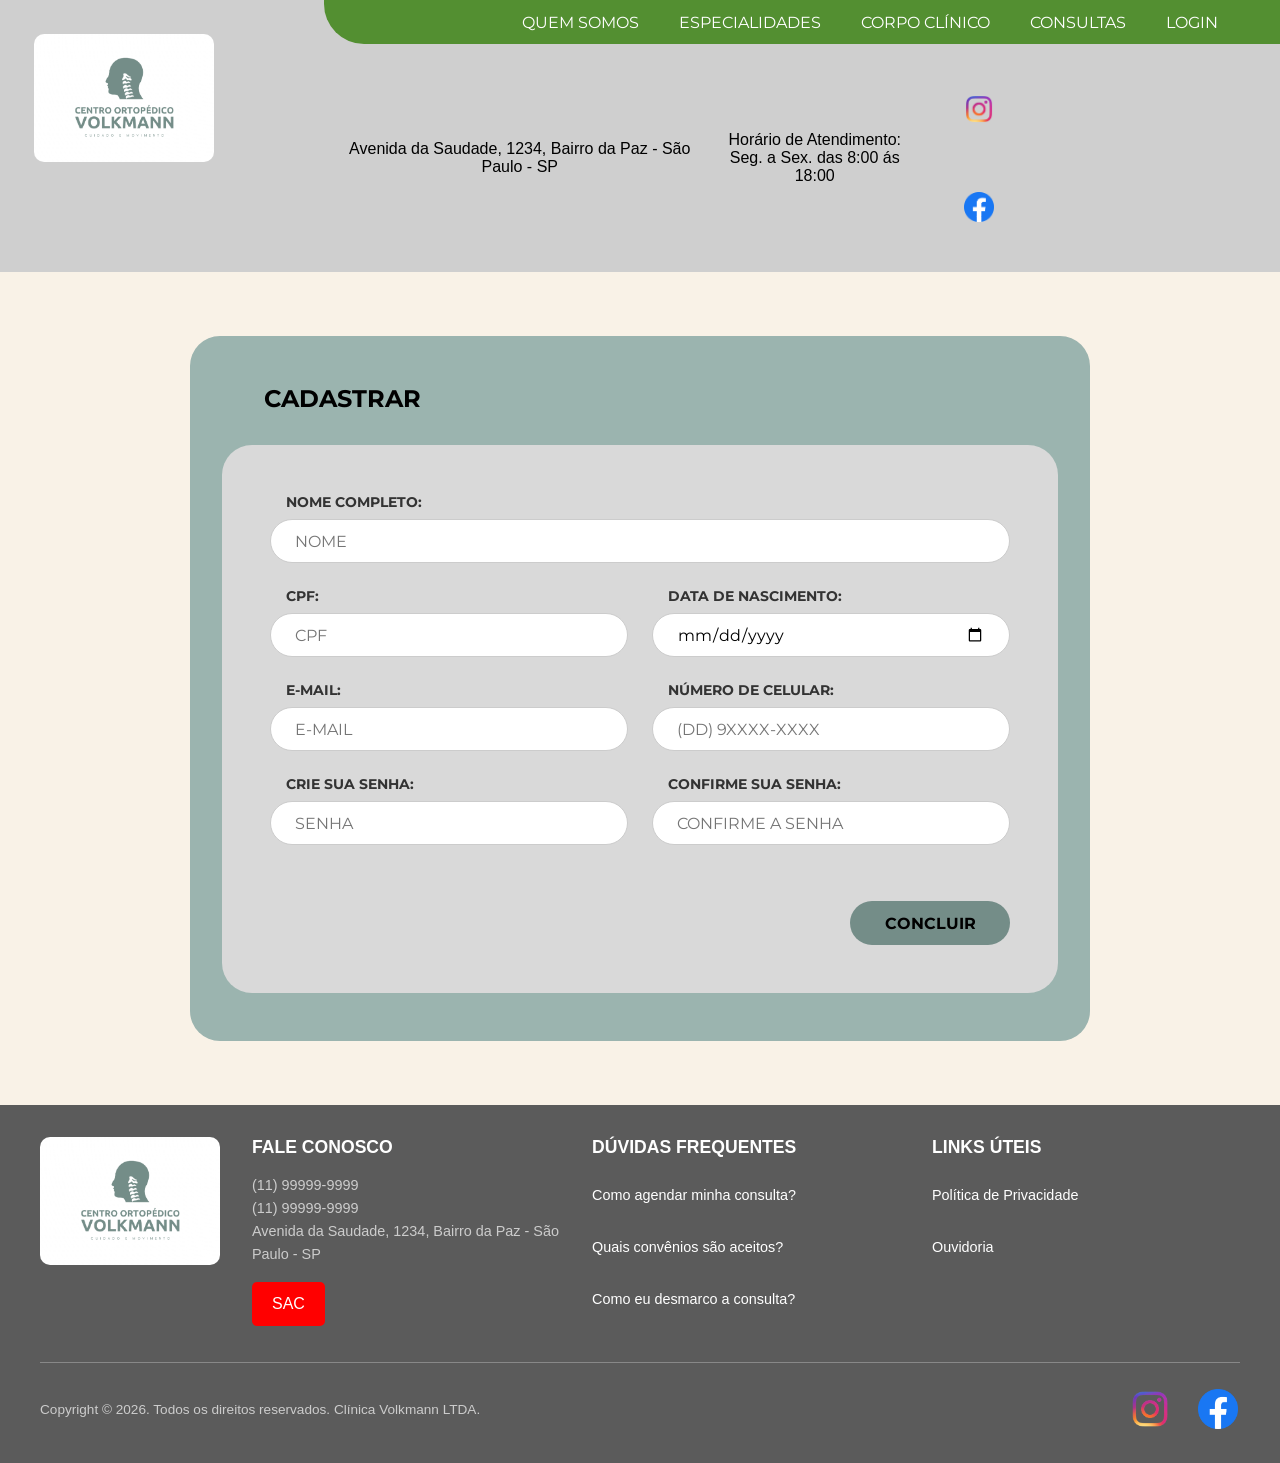
<file: cadastro.html>
<!DOCTYPE html>
<html lang="pt-BR">
<head>
    <meta charset="UTF-8">
    <meta name="viewport" content="width=device-width, initial-scale=1.0">
    <script src="assets/js/footer.js" defer></script>
    <script src="assets/js/header.js" defer></script>
    <link rel="stylesheet" href="assets/css/style.css">
    <link rel="stylesheet" href="assets/css/cadastro.css">
    <link rel="preconnect" href="https://fonts.googleapis.com">
    <link rel="preconnect" href="https://fonts.gstatic.com" crossorigin>
    <link href="https://fonts.googleapis.com/css2?family=Montserrat:wght@300;500;700&display=swap" rel="stylesheet">
    <title>Cadastro - Clinica Volkmann</title>
</head>
<body>
    <header>
    <div id="header"></div>
</header>

    <main class="container-pai">
        <h1 class="texto-agende-conosco">CADASTRAR</h1>

        <div class="container-filho">
            <div class="form-wrapper">
                <form class="inputs-container" action="login.html">
                    <div class="input-row">
                        <div class="caixa-input">
                            <label for="nome">NOME COMPLETO:</label>
                            <input type="text" id="nome" name="nome" placeholder="NOME" required>
                        </div>
                    </div>
                    
                    <div class="input-row">
                        <div class="caixa-input">
                            <label for="cpf">CPF:</label>
                            <input type="text" id="cpf" name="cpf" placeholder="CPF" required>
                        </div>
                        <div class="caixa-input">
                            <label for="datanascimento">DATA DE NASCIMENTO:</label>
                            <input type="date" id="datanascimento" name="datanascimento" required>
                        </div>
                    </div>

                    <div class="input-row">
                        <div class="caixa-input">
                            <label for="email">E-MAIL:</label>
                            <input type="email" id="email" name="email" placeholder="E-MAIL" required>
                        </div>
                        <div class="caixa-input">
                            <label for="celular">NÚMERO DE CELULAR:</label>
                            <input type="tel" id="celular" name="celular" placeholder="(DD) 9XXXX-XXXX" required>
                        </div>
                    </div>

                    <div class="input-row">
                        <div class="caixa-input">
                            <label for="senha">CRIE SUA SENHA:</label>
                            <input type="password" id="senha" name="senha" placeholder="SENHA" required>
                        </div>
                        <div class="caixa-input">
                            <label for="confirmesenha">CONFIRME SUA SENHA:</label>
                            <input type="password" id="confirmesenha" name="confirmesenha" placeholder="CONFIRME A SENHA" required>
                        </div>
                    </div>

                    <div class="container-botoes">
                        <button type="submit" class="botao-acao">CONCLUIR</button>
                    </div>
                </form>
            </div>
        </div>
    </main>

    <footer>
    <div id="footer"></div>
</footer>
</body>
</html>
</file>
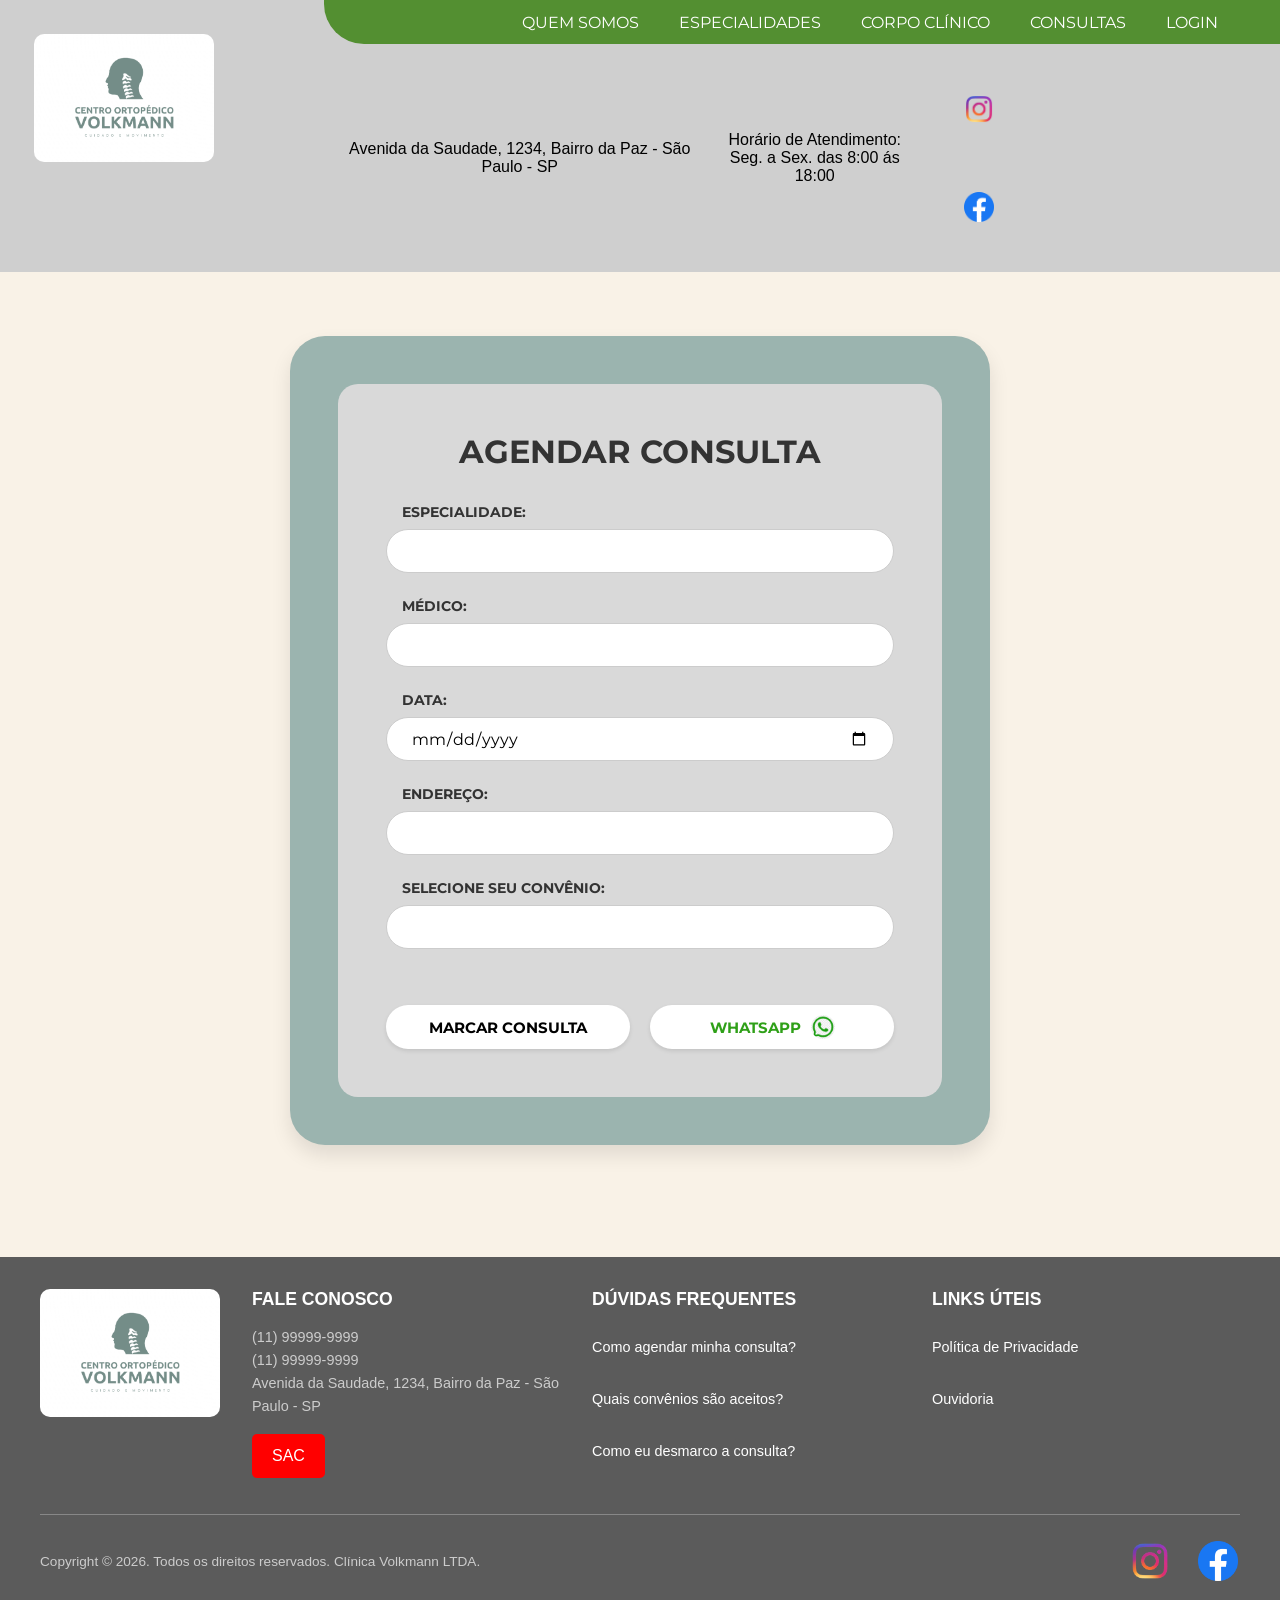
<file: consultas.html>
<!DOCTYPE html>
<html lang="pt-BR">
<head>
    <meta charset="UTF-8">
    <meta name="viewport" content="width=device-width, initial-scale=1.0">
    <script src="assets/js/footer.js" defer></script>
    <script src="assets/js/header.js" defer></script>
    <link rel="stylesheet" href="assets/css/style.css">
    <link rel="stylesheet" href="assets/css/consultas.css">
    <link rel="preconnect" href="https://fonts.googleapis.com">
    <link rel="preconnect" href="https://fonts.gstatic.com" crossorigin>
    <link href="https://fonts.googleapis.com/css2?family=Montserrat:wght@300;500;700&display=swap" rel="stylesheet">
    <title>Consultas - Clinica Volkmann</title>
</head>
<body>
    <header>
    <div id="header"></div>
</header>

    <main class="main-consultas">
        <section class="container-pai">
            <div class="container-form">
                <h2>AGENDAR CONSULTA</h2>
                <form action="index.html">
                    <div class="caixa-input">
                        <label for="especialidade">ESPECIALIDADE:</label>
                        <input type="text" id="especialidade" name="especialidade" required>
                    </div>

                    <div class="caixa-input">
                        <label for="medico">MÉDICO:</label>
                        <input type="text" id="medico" name="medico" required>
                    </div>

                    <div class="caixa-input">
                        <label for="data">DATA:</label>
                        <input type="date" id="data" name="data" required>
                    </div>

                    <div class="caixa-input">
                        <label for="endereco">ENDEREÇO:</label>
                        <input type="text" id="endereco" name="endereco" required>
                    </div>

                    <div class="caixa-input">
                        <label for="convenio">SELECIONE SEU CONVÊNIO:</label>
                        <input type="text" id="convenio" name="convenio">
                    </div>

                    <div class="botoes">
                        <button type="submit" class="botao-primario">MARCAR CONSULTA</button>
                        <button type="button" class="botao-secundario">
                            WHATSAPP <img src="assets/img/logo-whatsapp.jpg" alt="Logo WhatsApp" class="icone-whatsapp" loading="lazy">
                        </button>
                    </div>
                </form>
            </div>
        </section>
    </main>

    <footer>
    <div id="footer"></div>
</footer>
</body>
</html>
</file>
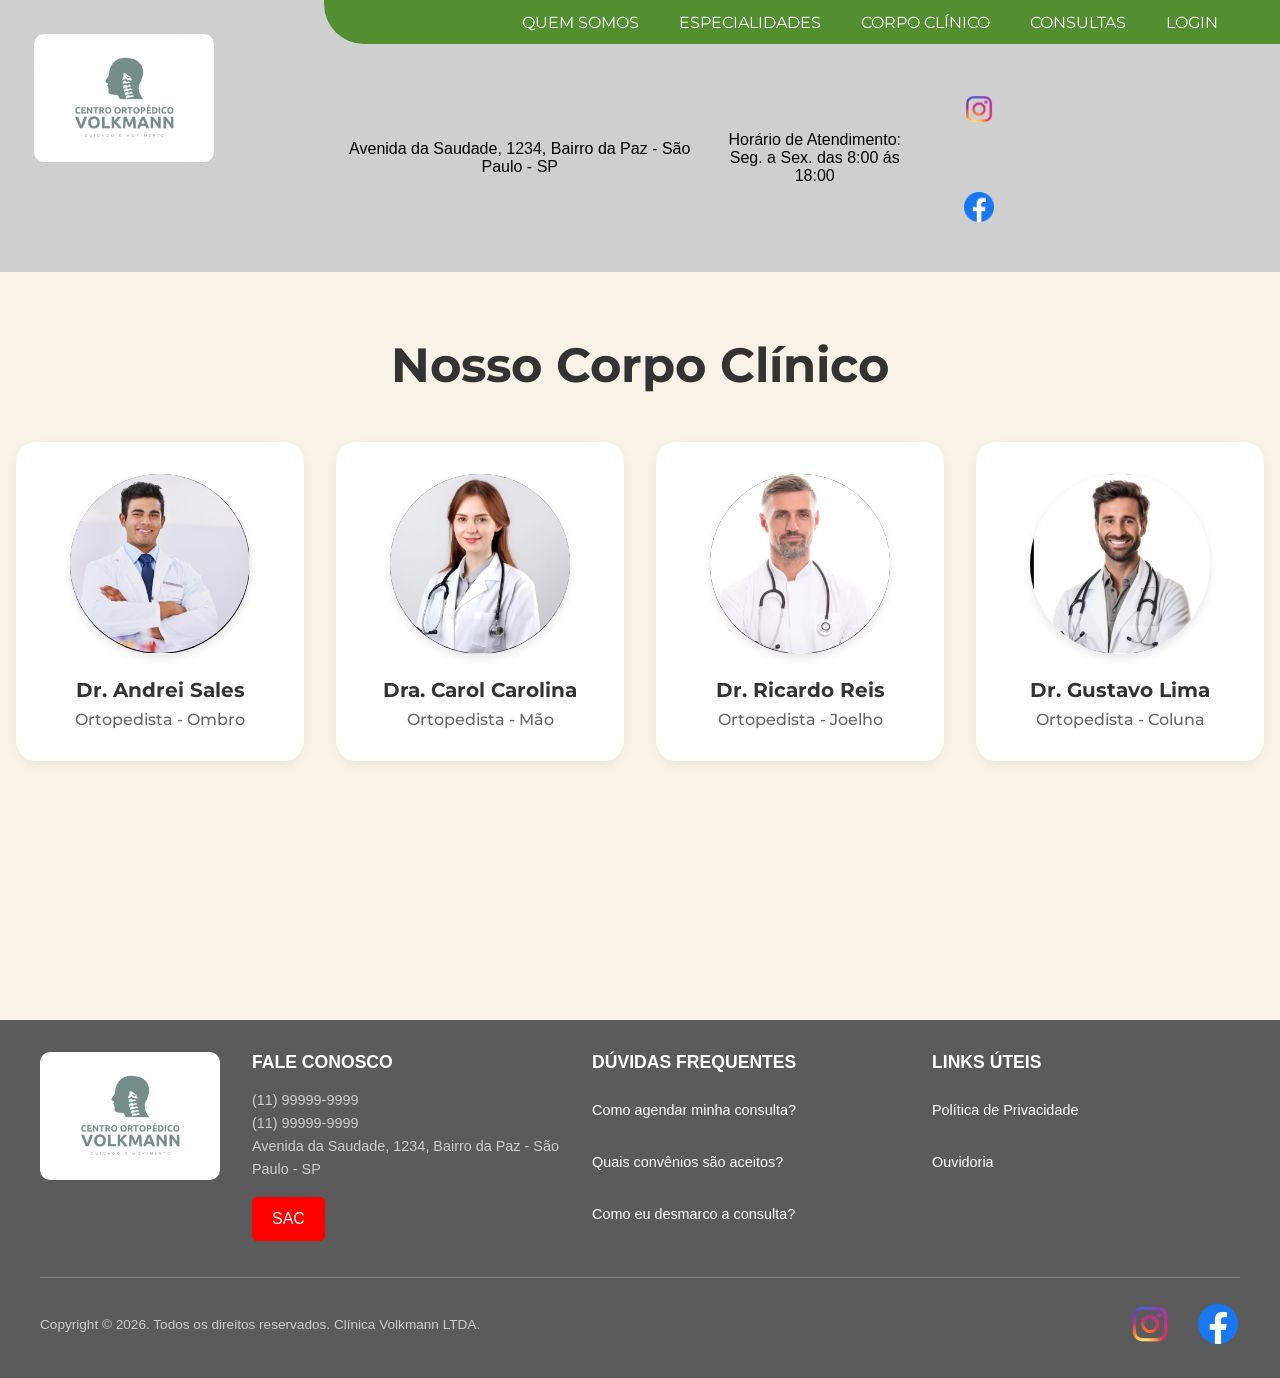
<file: corpomedico.html>
<!DOCTYPE html>
<html lang="pt-BR">
<head>
    <meta charset="UTF-8">
    <meta name="viewport" content="width=device-width, initial-scale=1.0">
    <script src="assets/js/footer.js" defer></script>
    <script src="assets/js/header.js" defer></script>
    <link rel="stylesheet" href="assets/css/style.css">
    <link rel="stylesheet" href="assets/css/corpomedico.css">
    <link rel="preconnect" href="https://fonts.googleapis.com">
    <link rel="preconnect" href="https://fonts.gstatic.com" crossorigin>
    <link href="https://fonts.googleapis.com/css2?family=Montserrat:wght@300;500;700&display=swap" rel="stylesheet">
    <title>Corpo Médico - Clinica Volkmann</title>
</head>
<body>
    <header>
    <div id="header"></div>
</header>

    <main class="main-medicos">
        <h1 class="titulo-pagina">Nosso Corpo Clínico</h1>
        
        <section class="corpo-medico">
            <div class="medico">
                <img src="assets/img/Dr-Andrei_Sales.png" alt="Retrato do Dr. Andrei Sales, Ortopedista de Ombro" loading="lazy">
                <div class="info-medico">
                    <h3>Dr. Andrei Sales</h3>
                    <p class="especialidade">Ortopedista - Ombro</p>
                </div>
                <div class="descricao">
                    <h3>Dr. Andrei Sales</h3>
                    <h2>Especialista em Ombro</h2>
                    <p>Ortopedista e Traumatologista pela SBOT.</p>
                    <p>Especialização em Cirurgia do Ombro e Cotovelo.</p>
                    <a href="consultas.html" class="btn-agendar">Agendar Consulta</a>
                </div>
            </div>

            <div class="medico">
                <img src="assets/img/Dra-Carol_Carolina.png" alt="Retrato da Dra. Carol Carolina, Ortopedista de Mão" loading="lazy">
                <div class="info-medico">
                    <h3>Dra. Carol Carolina</h3>
                    <p class="especialidade">Ortopedista - Mão</p>
                </div>
                <div class="descricao">
                    <h3>Dra. Carol Carolina</h3>
                    <h2>Especialista em Mão</h2>
                    <p>Ortopedista e Traumatologista pela SBOT.</p>
                    <p>Microcirurgia Reconstrutiva e Cirurgia da Mão.</p>
                    <a href="consultas.html" class="btn-agendar">Agendar Consulta</a>
                </div>
            </div>

            <div class="medico">
                <img src="assets/img/Dr-Ricardo_Reis.png" alt="Retrato do Dr. Ricardo Reis, Ortopedista de Joelho" loading="lazy">
                <div class="info-medico">
                    <h3>Dr. Ricardo Reis</h3>
                    <p class="especialidade">Ortopedista - Joelho</p>
                </div>
                <div class="descricao">
                    <h3>Dr. Ricardo Reis</h3>
                    <h2>Especialista em Joelho</h2>
                    <p>Ortopedista e Traumatologista pela SBOT.</p>
                    <p>Medicina Esportiva e Artroscopia de Joelho.</p>
                    <a href="consultas.html" class="btn-agendar">Agendar Consulta</a>
                </div>
            </div>

            <div class="medico">
                <img src="assets/img/Dr-Gustavo_Lima.png" alt="Retrato do Dr. Gustavo Lima, Ortopedista de Coluna" loading="lazy">
                <div class="info-medico">
                    <h3>Dr. Gustavo Lima</h3>
                    <p class="especialidade">Ortopedista - Coluna</p>
                </div>
                <div class="descricao">
                    <h3>Dr. Gustavo Lima</h3>
                    <h2>Especialista em Coluna</h2>
                    <p>Ortopedista e Traumatologista pela SBOT.</p>
                    <p>Cirurgia Minimamente Invasiva da Coluna Vertebral.</p>
                    <a href="consultas.html" class="btn-agendar">Agendar Consulta</a>
                </div>
            </div>
        </section>
    </main>

    <footer>
    <div id="footer"></div>
</footer>
</body>
</html>
</file>
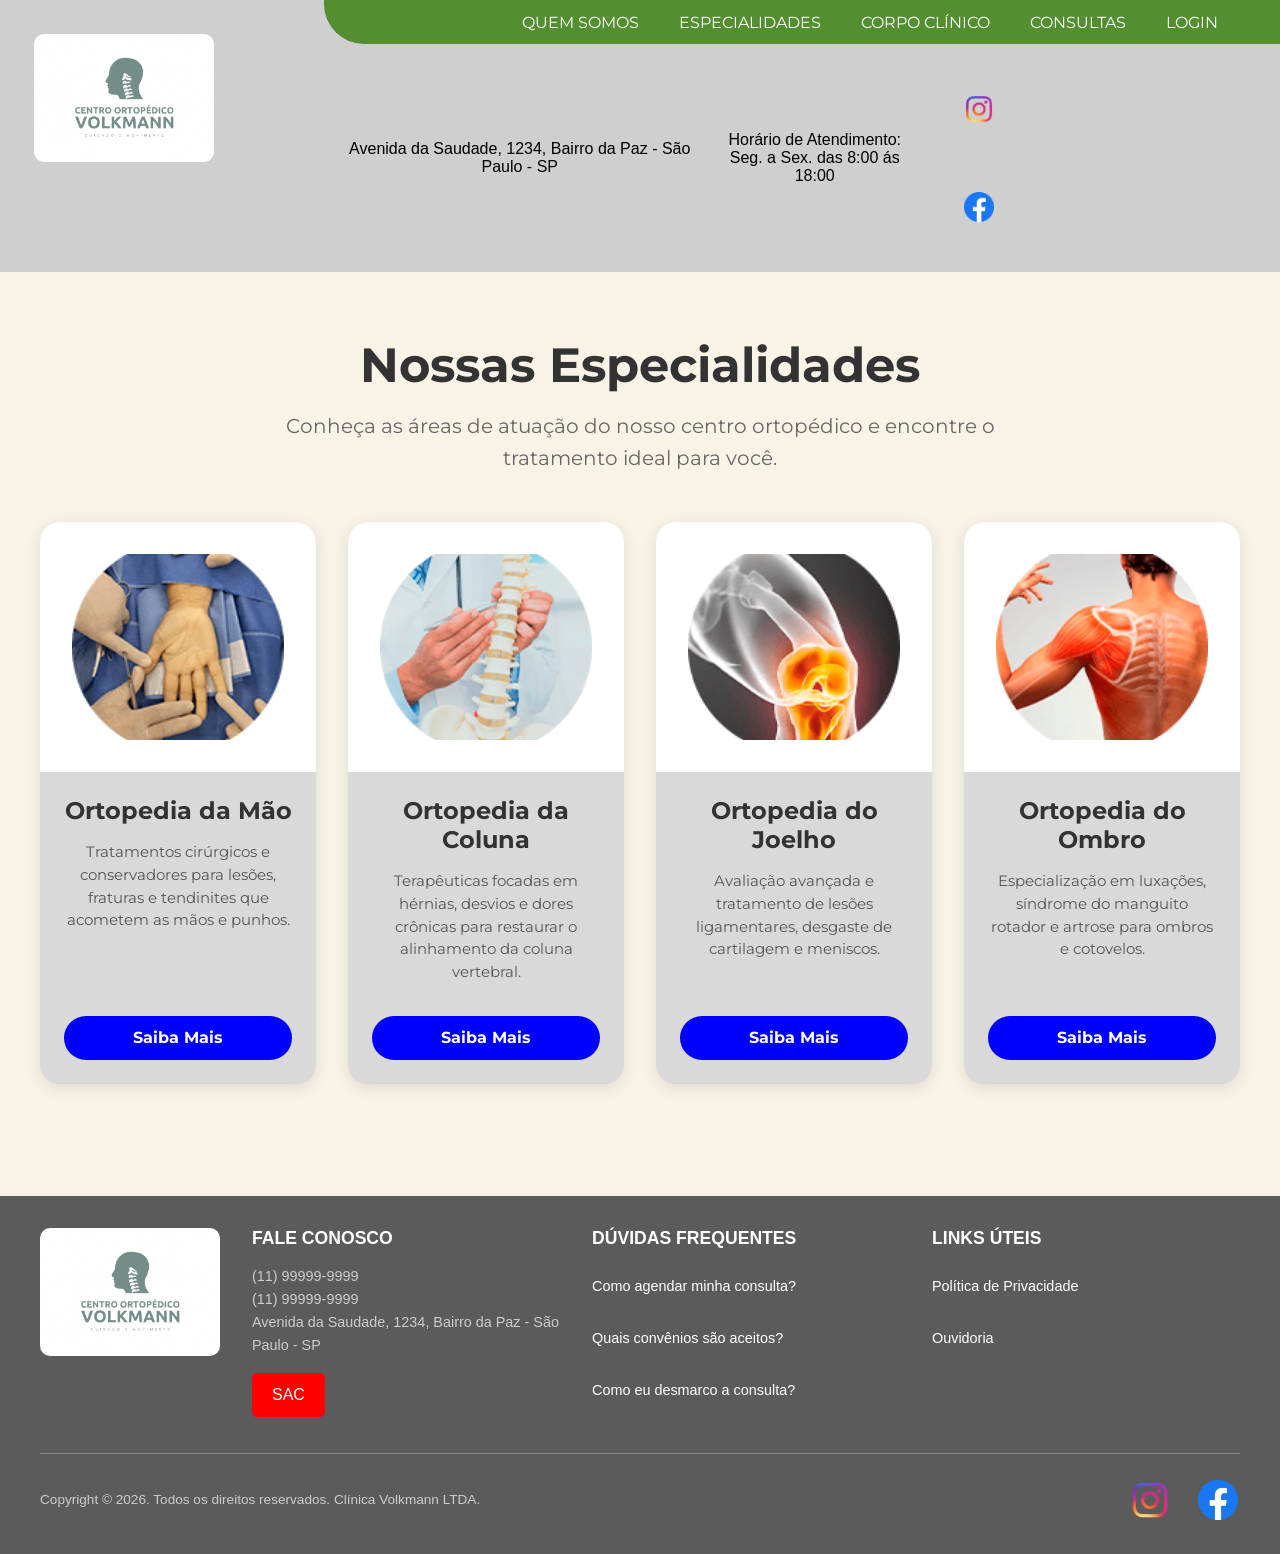
<file: especialidades.html>
<!DOCTYPE html>
<html lang="pt-BR">
<head>
    <meta charset="UTF-8">
    <meta name="viewport" content="width=device-width, initial-scale=1.0">
    <script src="assets/js/header.js" defer></script>
    <script src="assets/js/footer.js" defer></script>
    <link rel="stylesheet" href="assets/css/style.css">
    <link rel="stylesheet" href="assets/css/especialidades.css">
    <link rel="preconnect" href="https://fonts.googleapis.com">
    <link rel="preconnect" href="https://fonts.gstatic.com" crossorigin>
    <link href="https://fonts.googleapis.com/css2?family=Montserrat:wght@300;500;700&display=swap" rel="stylesheet">
    <title>Especialidades - Clinica Volkmann</title>
</head>
<body>
    <header>
    <div id="header"></div>
</header>

    <main class="main-especialidades">
        <h1 class="titulo-pagina">Nossas Especialidades</h1>
        <p class="subtitulo-pagina">Conheça as áreas de atuação do nosso centro ortopédico e encontre o tratamento ideal para você.</p>
        
        <section class="grid-especialidades">
            <article class="card-especialidade">
                <img src="assets/img/mao.png" alt="Ortopedia da mão" loading="lazy">
                <div class="card-content">
                    <h2>Ortopedia da Mão</h2>
                    <p>Tratamentos cirúrgicos e conservadores para lesões, fraturas e tendinites que acometem as mãos e punhos.</p>
                    <a href="saiba-mais.html" class="btn-saiba-mais">Saiba Mais</a>
                </div>
            </article>

            <article class="card-especialidade">
                <img src="assets/img/coluna.png" alt="Ortopedia da coluna" loading="lazy">
                <div class="card-content">
                    <h2>Ortopedia da Coluna</h2>
                    <p>Terapêuticas focadas em hérnias, desvios e dores crônicas para restaurar o alinhamento da coluna vertebral.</p>
                    <a href="saiba-mais.html" class="btn-saiba-mais">Saiba Mais</a>
                </div>
            </article>

            <article class="card-especialidade">
                <img src="assets/img/joelho.png" alt="Ortopedia do joelho" loading="lazy">
                <div class="card-content">
                    <h2>Ortopedia do Joelho</h2>
                    <p>Avaliação avançada e tratamento de lesões ligamentares, desgaste de cartilagem e meniscos.</p>
                    <a href="saiba-mais.html" class="btn-saiba-mais">Saiba Mais</a>
                </div>
            </article>

            <article class="card-especialidade">
                <img src="assets/img/ombro.png" alt="Ortopedia do ombro" loading="lazy">
                <div class="card-content">
                    <h2>Ortopedia do Ombro</h2>
                    <p>Especialização em luxações, síndrome do manguito rotador e artrose para ombros e cotovelos.</p>
                    <a href="saiba-mais.html" class="btn-saiba-mais">Saiba Mais</a>
                </div>
            </article>
        </section>
    </main>

    <footer>
    <div id="footer"></div>
</footer>
</body>
</html>
</file>
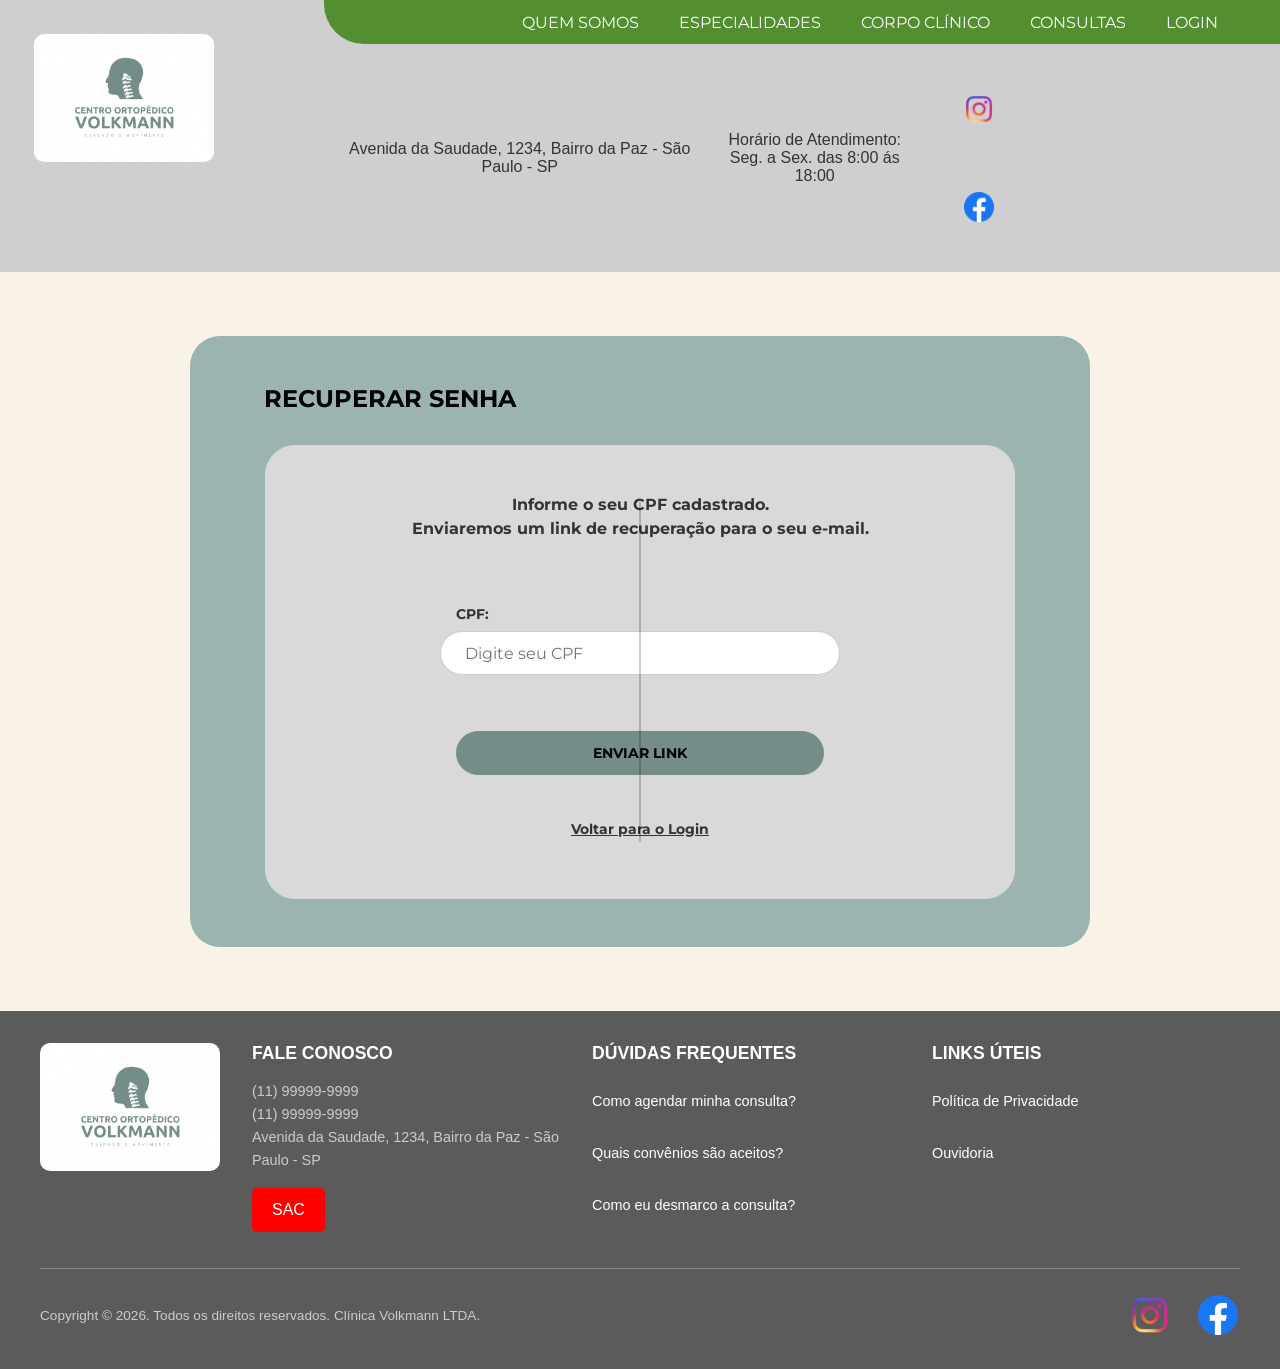
<file: esqueceuasenha.html>
<!DOCTYPE html>
<html lang="pt-BR">
<head>
    <meta charset="UTF-8">
    <meta name="viewport" content="width=device-width, initial-scale=1.0">
    <script src="assets/js/footer.js" defer></script>
    <script src="assets/js/header.js" defer></script>
    <link rel="stylesheet" href="assets/css/geral.css">
    <link rel="stylesheet" href="assets/css/style.css">
    <link rel="stylesheet" href="assets/css/login.css">
    <link rel="preconnect" href="https://fonts.googleapis.com">
    <link rel="preconnect" href="https://fonts.gstatic.com" crossorigin>
    <link href="https://fonts.googleapis.com/css2?family=Montserrat:wght@300;500;700&display=swap" rel="stylesheet">
    <title>Recuperar Senha - Clinica Volkmann</title>
</head>
<body>
    <header>
    <div id="header"></div>
</header>

    <main class="container-pai">
        <h1 class="texto-agende-conosco">RECUPERAR SENHA</h1>

        <div class="container-filho">
            <div class="form-wrapper" style="flex-direction: column; align-items: center; text-align: center;">
                <p style="font-family: 'Montserrat', sans-serif; margin-bottom: 2rem; color: #333; line-height: 1.5;">
                    Informe o seu CPF cadastrado. <br> Enviaremos um link de recuperação para o seu e-mail.
                </p>
                
                <form class="inputs-container" action="login.html" style="width: 100%; max-width: 400px; padding: 0;">
                    <div class="caixa-input">
                        <label for="cpf" style="text-align: left;">CPF:</label>
                        <input type="text" id="cpf" name="cpf" placeholder="Digite seu CPF" required>
                    </div>

                    <div class="container-botoes" style="flex-direction: column; gap: 1rem; justify-content: center; margin-top: 2rem;">
                        <button type="submit" class="botao-acao" style="width: 100%;">ENVIAR LINK</button>
                        <a href="login.html" class="texto-esqueceu-senha" style="margin-top: 1rem; width: 100%;">Voltar para o Login</a>
                    </div>
                </form>
            </div>
        </div>
    </main>

   <footer>
    <div id="footer"></div>
</footer>
</body>
</html>
</file>
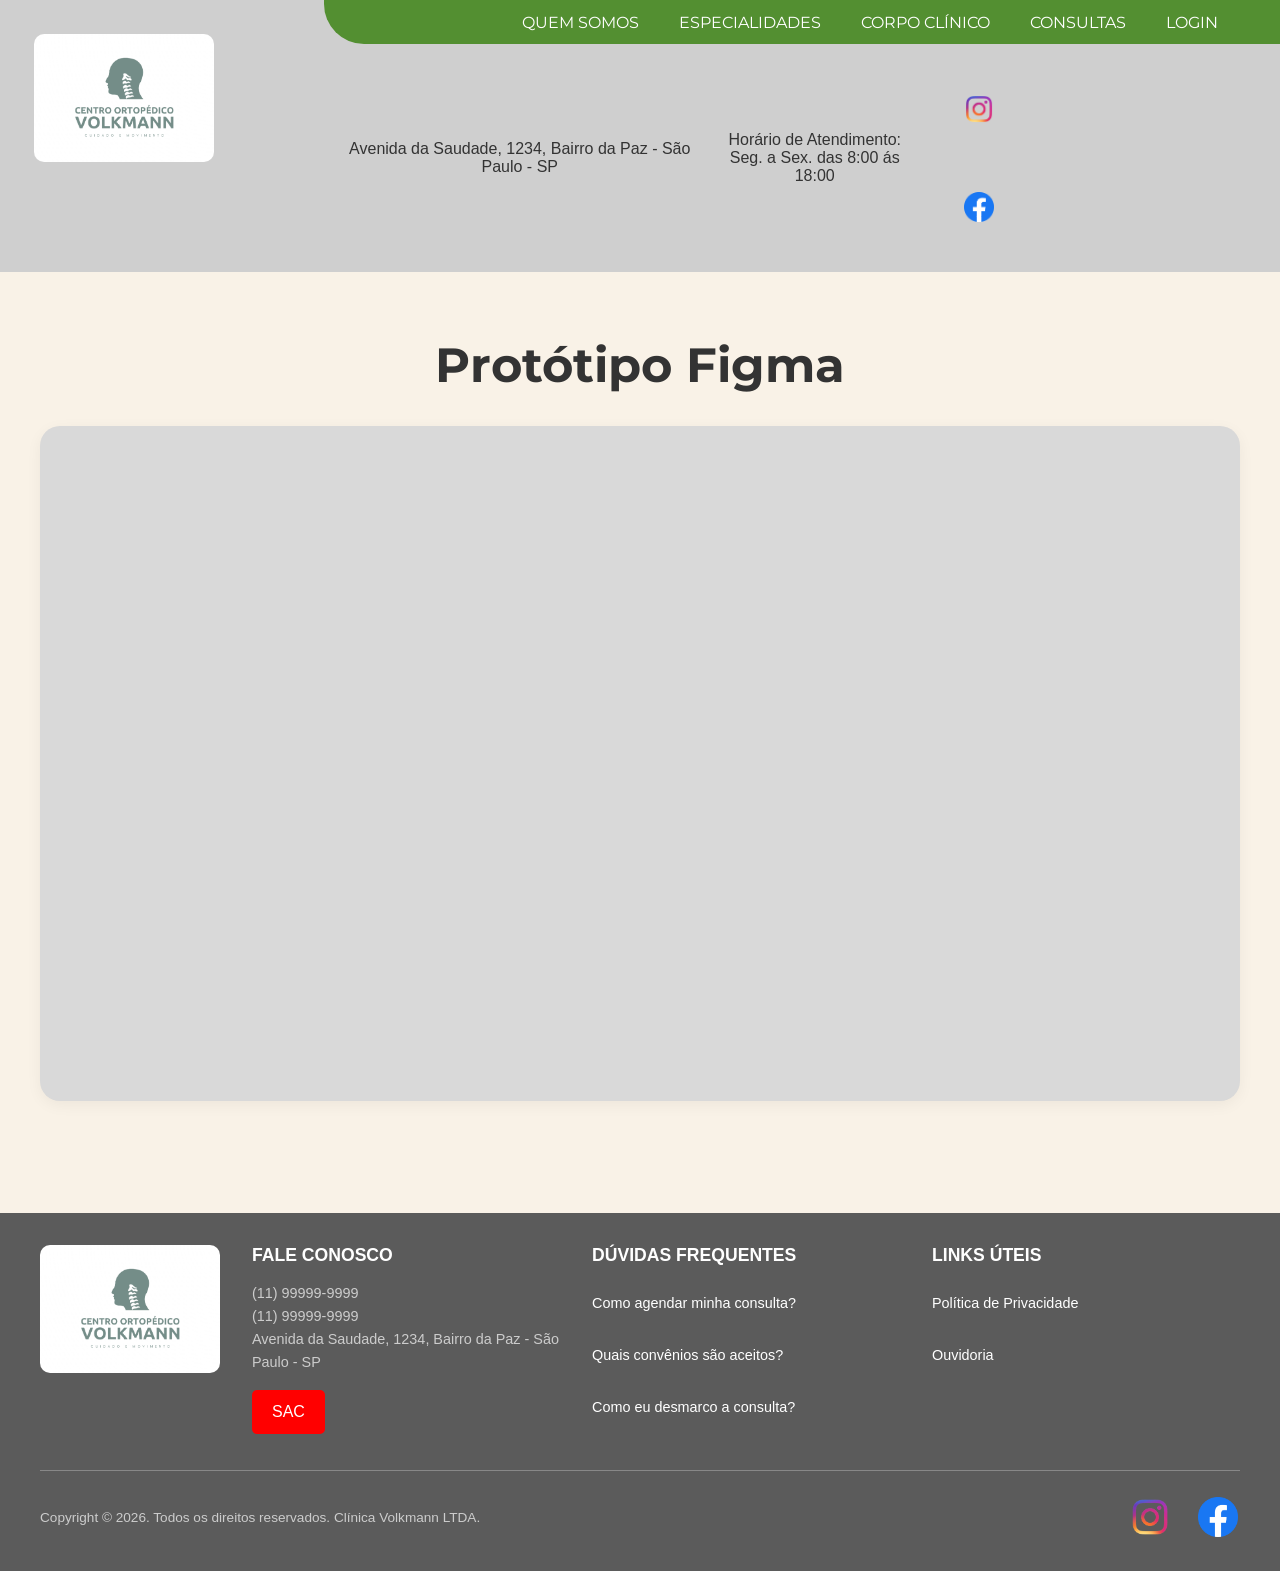
<file: figma.html>
<!DOCTYPE html>
<html lang="pt-BR">
<head>
    <meta charset="UTF-8">
    <meta name="viewport" content="width=device-width, initial-scale=1.0">
    <script src="assets/js/header.js" defer></script>
    <script src="assets/js/footer.js" defer></script>
    <link rel="stylesheet" href="assets/css/geral.css">
    <link rel="stylesheet" href="assets/css/style.css">
    <link rel="preconnect" href="https://fonts.googleapis.com">
    <link rel="preconnect" href="https://fonts.gstatic.com" crossorigin>
    <link href="https://fonts.googleapis.com/css2?family=Montserrat:wght@300;500;700&display=swap" rel="stylesheet">
    <title>Protótipo Figma - Clinica Volkmann</title>
    <style>
        .figma-container {
            display: flex;
            flex-direction: column;
            align-items: center;
            padding: 4rem 1rem;
            background-color: var(--cor-fundo);
            min-height: calc(100vh - 200px);
        }
        
        .figma-container h1 {
            font-family: var(--fonte-principal);
            font-size: clamp(2rem, 4vw, 3rem);
            color: var(--cor-texto);
            margin-bottom: 2rem;
            text-align: center;
        }

        .iframe-wrapper {
            width: 100%;
            max-width: 1200px;
            height: 75vh;
            min-height: 500px;
            border-radius: 20px;
            overflow: hidden;
            box-shadow: var(--sombra-padrao);
            background-color: var(--cor-card);
        }

        .iframe-wrapper iframe {
            width: 100%;
            height: 100%;
            border: none;
        }
    </style>
</head>
<body>
    <header>
    <div id="header"></div>
</header>

    <main class="figma-container">
        <h1>Protótipo Figma</h1>
        <div class="iframe-wrapper">
            <!-- Embed do Figma com carregamento preguiçoso para não prejudicar performance inicial -->
            <iframe 
                src="https://www.figma.com/embed?embed_host=share&url=https%3A%2F%2Fwww.figma.com%2F" 
                allowfullscreen 
                loading="lazy"
                title="Protótipo interativo do Figma"
            ></iframe>
        </div>
    </main>

   <footer>
    <div id="footer"></div>
</footer>
</body>
</html>
</file>
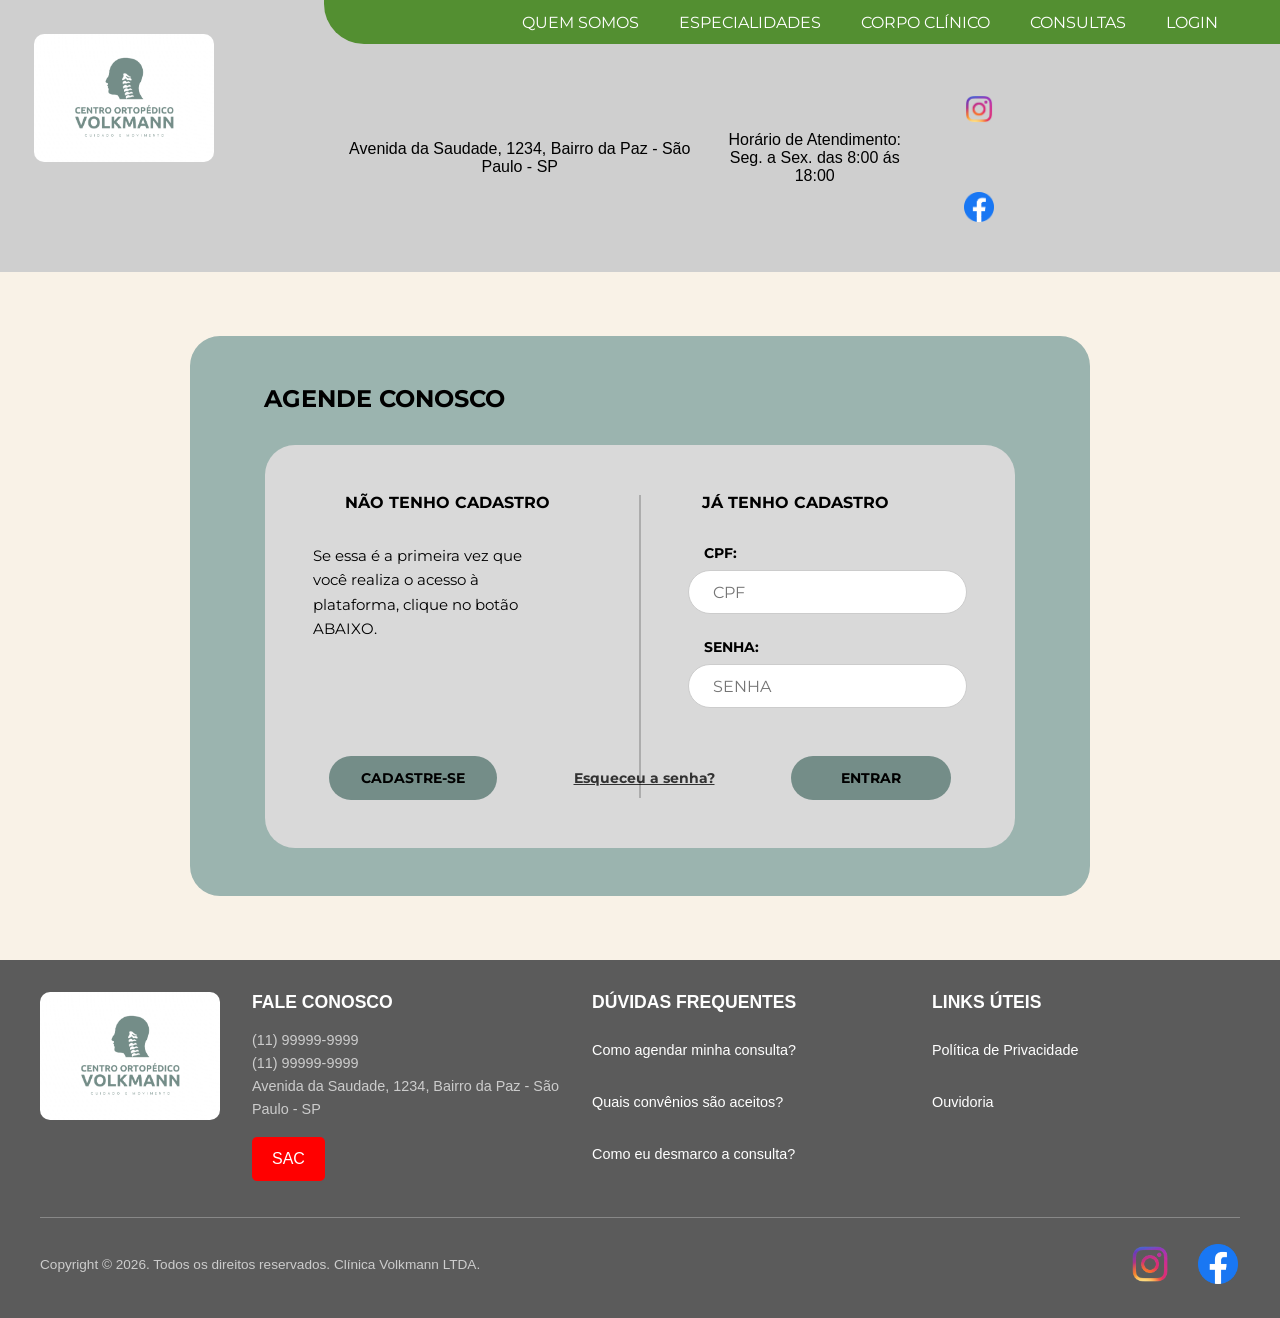
<file: login.html>
<!DOCTYPE html>
<html lang="pt-BR">

<head>
    <meta charset="UTF-8">
    <meta name="viewport" content="width=device-width, initial-scale=1.0">
    <script src="assets/js/footer.js" defer></script>
    <script src="assets/js/header.js" defer></script>
    <link rel="stylesheet" href="assets/css/style.css">
    <link rel="stylesheet" href="assets/css/login.css">
    <link rel="preconnect" href="https://fonts.googleapis.com">
    <link rel="preconnect" href="https://fonts.gstatic.com" crossorigin>
    <link href="https://fonts.googleapis.com/css2?family=Montserrat:ital,wght@0,100..900;1,100..900&display=swap"
        rel="stylesheet">
    <title>Login</title>
</head>

<body>
    <header>
    <div id="header"></div>
</header>

    <main class="container-pai">
        <h1 class="texto-agende-conosco">AGENDE CONOSCO</h1>

        <div class="container-filho">
            <div class="nao-tenho-cadastro">
                <span class="texto-nao">NÃO TENHO CADASTRO</span>
                <span class="texto-ja">JÁ TENHO CADASTRO</span>
            </div>

            <div class="form-wrapper">
                <div class="texto-sem-contorno">
                    <span class="se-essa">Se essa é a primeira vez que <br class="hidden-mobile"> você realiza o acesso à <br class="hidden-mobile"> plataforma, clique no botão <br class="hidden-mobile"> ABAIXO.</span>
                </div>

                <form class="inputs-container" action="index.html">
                    <div class="caixa-input">
                        <label for="cpf">CPF:</label>
                        <input type="text" id="cpf" name="cpf" placeholder="CPF" required>
                    </div>

                    <div class="caixa-input">
                        <label for="senha">SENHA:</label>
                        <input type="password" id="senha" name="senha" placeholder="SENHA" required>
                    </div>
                </form>
            </div>

            <div class="container-botoes">
                <a class="botao-acao" href="cadastro.html">CADASTRE-SE</a>
                <a class="texto-esqueceu-senha" href="esqueceuasenha.html">Esqueceu a senha?</a>
                <a class="botao-acao" href="index.html">ENTRAR</a>
            </div>
        </div>
    </main>

    <footer>
    <div id="footer"></div>
</footer>

</body>

</html>
</file>
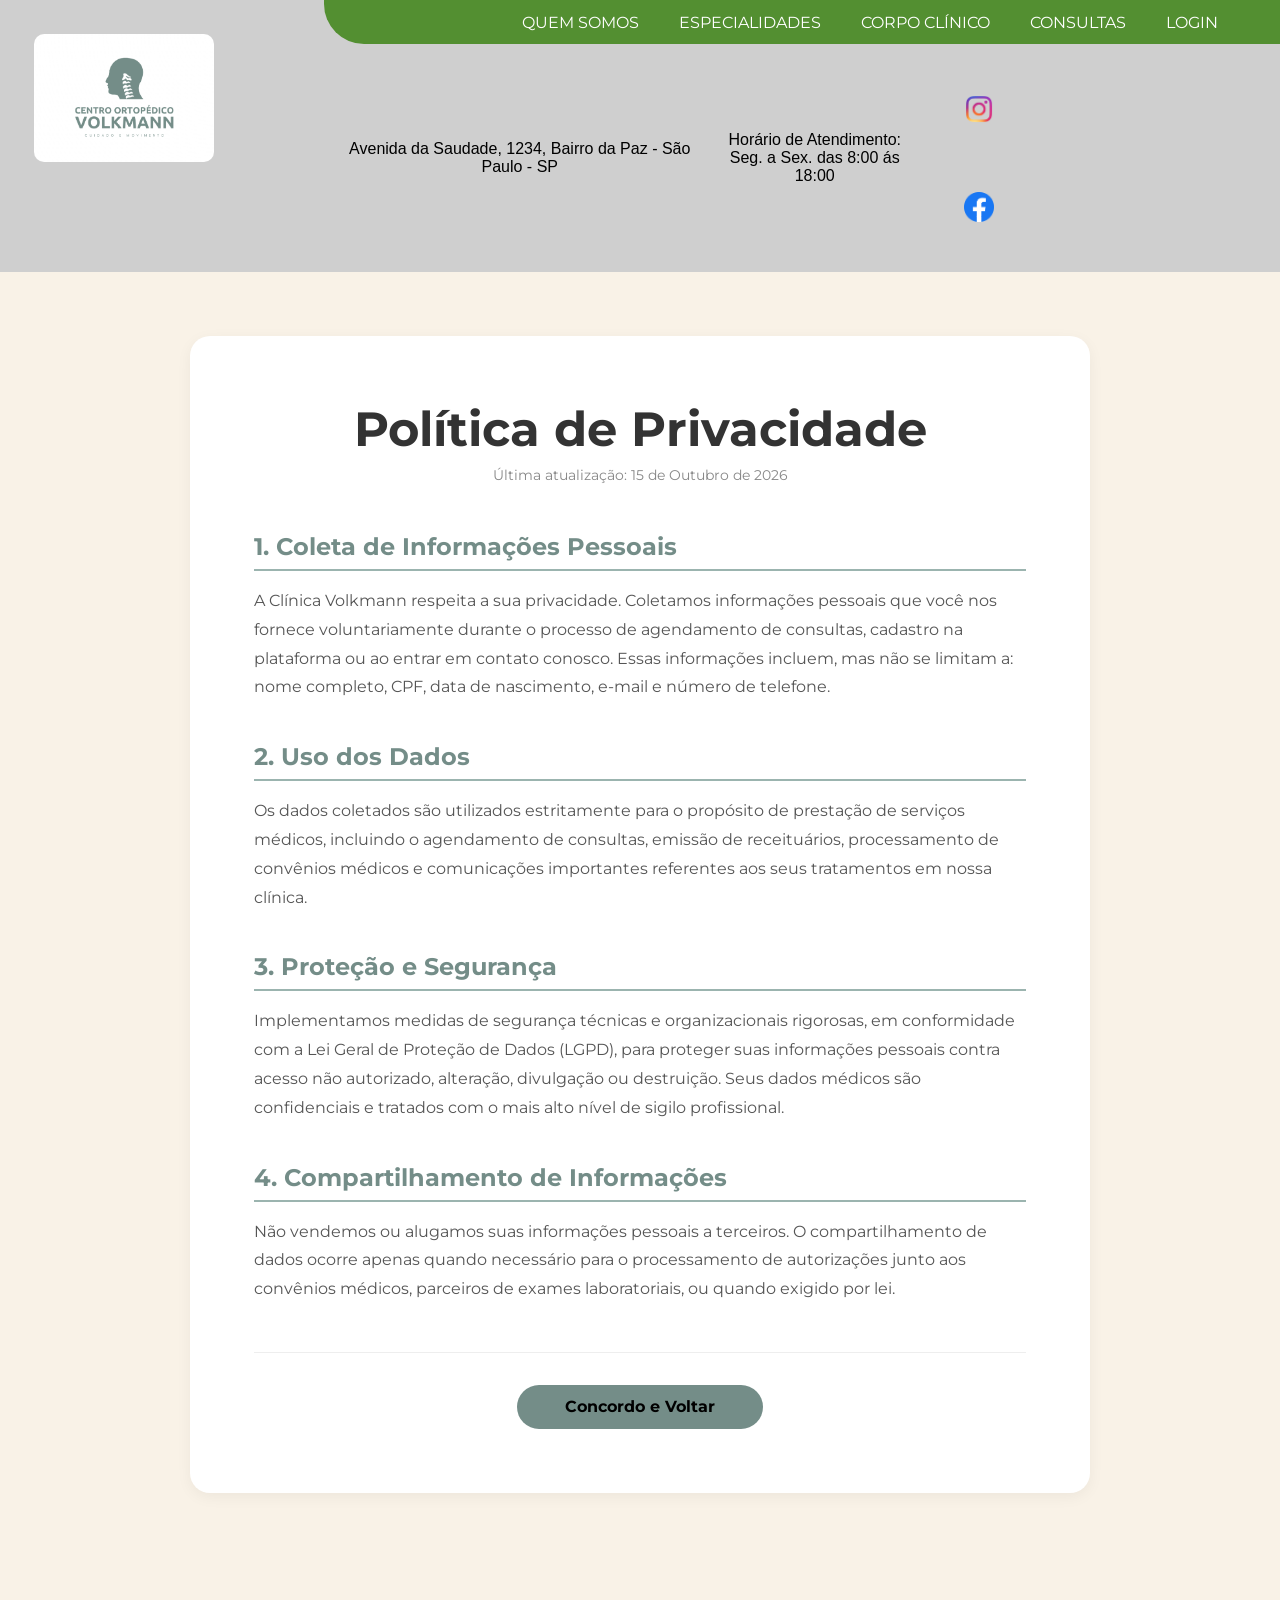
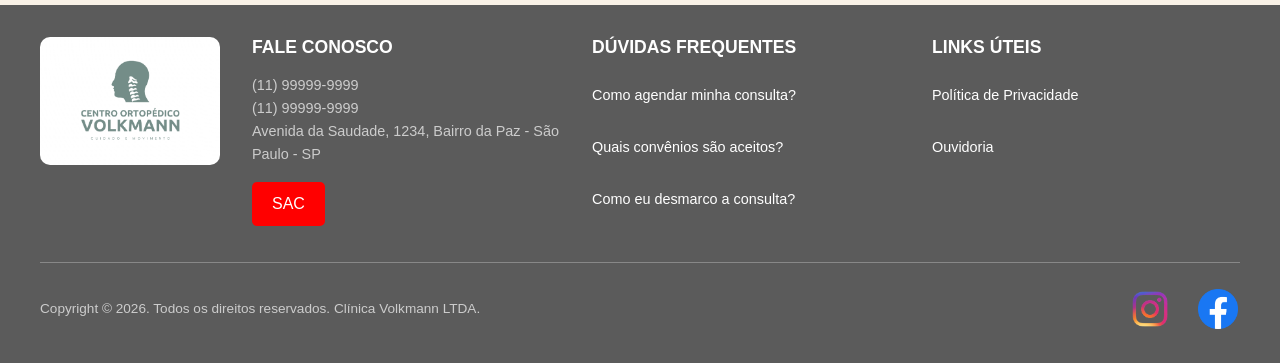
<file: politica.html>
<!DOCTYPE html>
<html lang="pt-BR">
<head>
    <meta charset="UTF-8">
    <meta name="viewport" content="width=device-width, initial-scale=1.0">
    <script src="assets/js/footer.js" defer></script>
    <script src="assets/js/header.js" defer></script>
    <link rel="stylesheet" href="assets/css/style.css">
    <link rel="stylesheet" href="assets/css/politica.css">
    <link rel="preconnect" href="https://fonts.googleapis.com">
    <link rel="preconnect" href="https://fonts.gstatic.com" crossorigin>
    <link href="https://fonts.googleapis.com/css2?family=Montserrat:wght@300;400;500;700&display=swap" rel="stylesheet">
    <title>Política de Privacidade - Clinica Volkmann</title>
</head>
<body>
    <header>
    <div id="header"></div>
</header>

    <main class="main-politica">
        <article class="content-wrapper">
            <h1 class="titulo-pagina">Política de Privacidade</h1>
            <p class="data-atualizacao">Última atualização: 15 de Outubro de 2026</p>
            
            <section class="info-section">
                <h2>1. Coleta de Informações Pessoais</h2>
                <p>A Clínica Volkmann respeita a sua privacidade. Coletamos informações pessoais que você nos fornece voluntariamente durante o processo de agendamento de consultas, cadastro na plataforma ou ao entrar em contato conosco. Essas informações incluem, mas não se limitam a: nome completo, CPF, data de nascimento, e-mail e número de telefone.</p>
            </section>

            <section class="info-section">
                <h2>2. Uso dos Dados</h2>
                <p>Os dados coletados são utilizados estritamente para o propósito de prestação de serviços médicos, incluindo o agendamento de consultas, emissão de receituários, processamento de convênios médicos e comunicações importantes referentes aos seus tratamentos em nossa clínica.</p>
            </section>

            <section class="info-section">
                <h2>3. Proteção e Segurança</h2>
                <p>Implementamos medidas de segurança técnicas e organizacionais rigorosas, em conformidade com a Lei Geral de Proteção de Dados (LGPD), para proteger suas informações pessoais contra acesso não autorizado, alteração, divulgação ou destruição. Seus dados médicos são confidenciais e tratados com o mais alto nível de sigilo profissional.</p>
            </section>

            <section class="info-section">
                <h2>4. Compartilhamento de Informações</h2>
                <p>Não vendemos ou alugamos suas informações pessoais a terceiros. O compartilhamento de dados ocorre apenas quando necessário para o processamento de autorizações junto aos convênios médicos, parceiros de exames laboratoriais, ou quando exigido por lei.</p>
            </section>

            <div class="actions">
                <a href="index.html" class="botao-secundario">Concordo e Voltar</a>
            </div>
        </article>
    </main>

   <footer>
    <div id="footer"></div>
</footer>
</body>
</html>
</file>
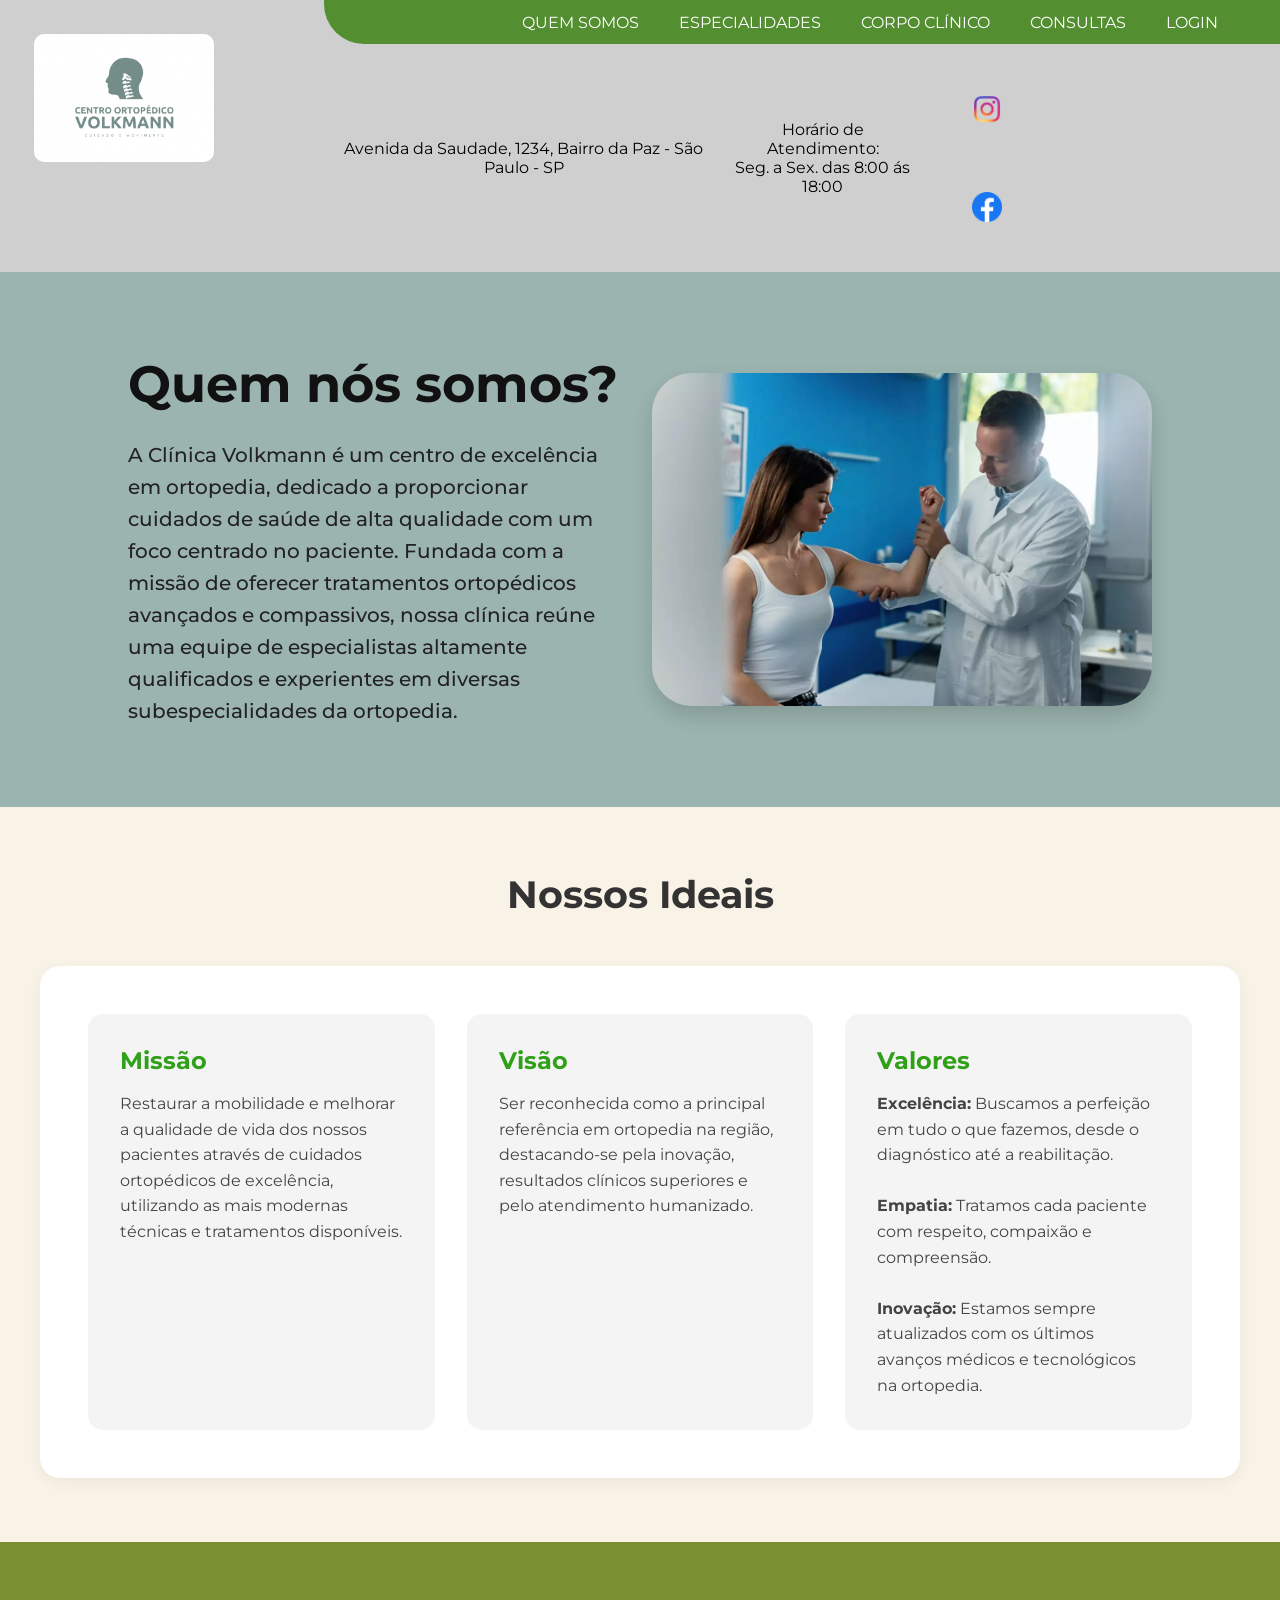
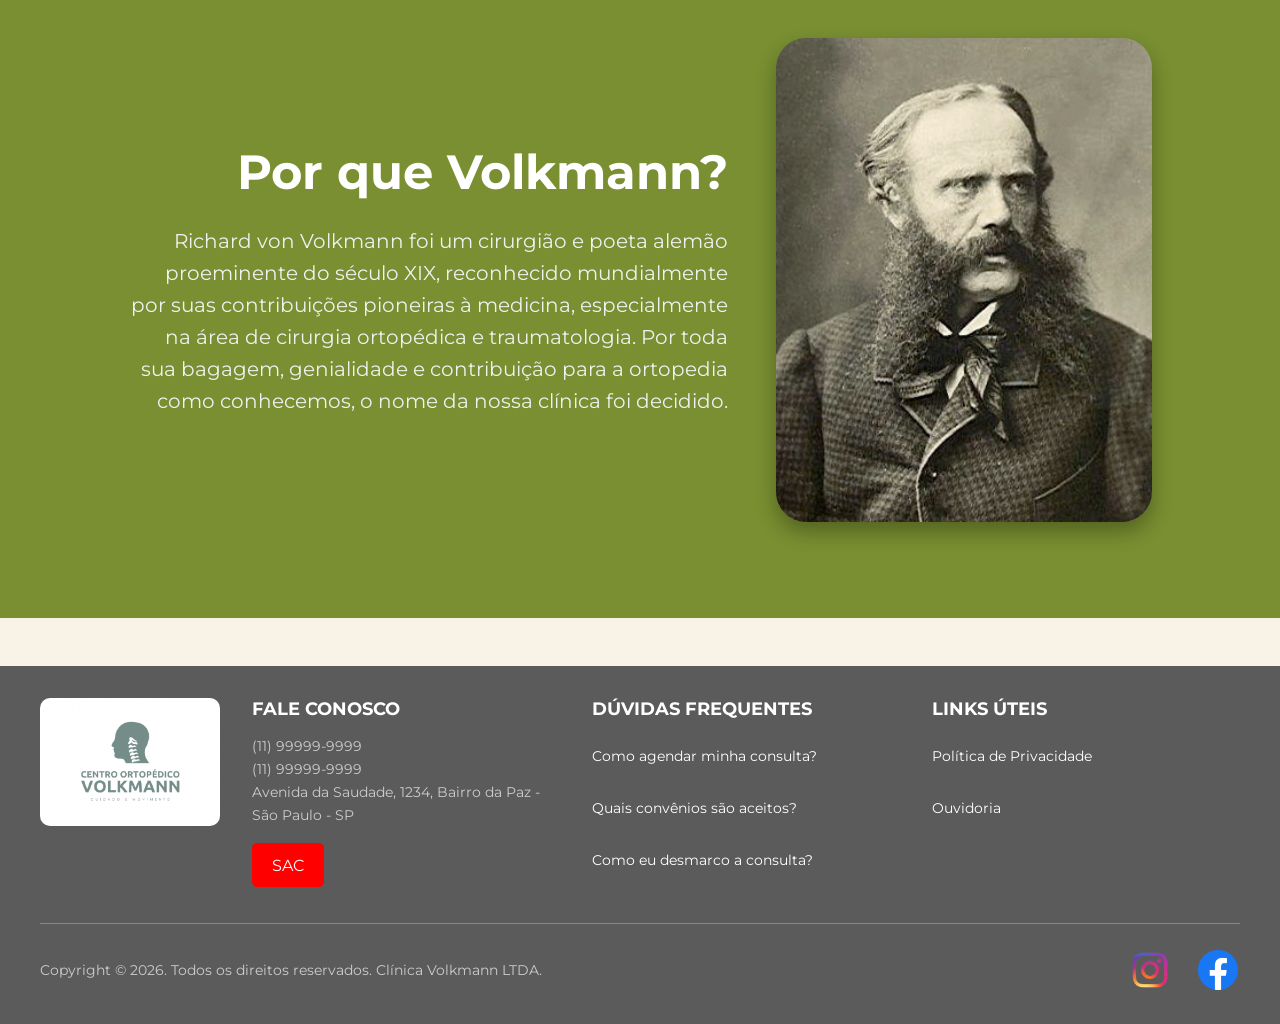
<file: quemsomos.html>
<!DOCTYPE html>
<html lang="pt-BR">
<head>
  <meta charset="UTF-8">
  <meta name="viewport" content="width=device-width, initial-scale=1.0">
  <script src="assets/js/header.js" defer></script>
  <script src="assets/js/footer.js" defer></script>
  <link rel="stylesheet" href="assets/css/style.css">
  <link rel="stylesheet" href="assets/css/quemsomos.css">
  <link rel="preconnect" href="https://fonts.googleapis.com">
  <link rel="preconnect" href="https://fonts.gstatic.com" crossorigin>
  <link href="https://fonts.googleapis.com/css2?family=Montserrat:wght@300;400;500;700&display=swap" rel="stylesheet">
  <title>Quem Somos - Clinica Volkmann</title>
</head>
<body>
  <header>
    <div id="header"></div>
</header>
  <main>
    <section class="faixa1">
      <div class="texto-container">
        <h1 class="titulofaixa1">Quem nós somos?</h1>
        <p class="textofaixa1">A Clínica Volkmann é um centro de excelência em ortopedia, dedicado a proporcionar cuidados de saúde de alta qualidade com um foco centrado no paciente. Fundada com a missão de oferecer tratamentos ortopédicos avançados e compassivos, nossa clínica reúne uma equipe de especialistas altamente qualificados e experientes em diversas subespecialidades da ortopedia.</p>
      </div>
      <img class="imgfaixa1" src="assets/img/medico-ortopedista.jpg" alt="Médico ortopedista em atendimento" loading="lazy">
    </section>

    <section class="faixa2">
      <div class="container">
        <h2 class="section-title">Nossos Ideais</h2>
        <div class="ideals">
            <div class="ideals-content">
                <div class="ideal">
                    <div class="ideal-title">Missão</div>
                    <div class="ideal-text">Restaurar a mobilidade e melhorar a qualidade de vida dos nossos pacientes através de cuidados ortopédicos de excelência, utilizando as mais modernas técnicas e tratamentos disponíveis.</div>
                </div>
                <div class="ideal">
                    <div class="ideal-title">Visão</div>
                    <div class="ideal-text">Ser reconhecida como a principal referência em ortopedia na região, destacando-se pela inovação, resultados clínicos superiores e pelo atendimento humanizado.</div>
                </div>
                <div class="ideal">
                    <div class="ideal-title">Valores</div>
                    <div class="ideal-text">
                      <strong>Excelência:</strong> Buscamos a perfeição em tudo o que fazemos, desde o diagnóstico até a reabilitação.<br><br>
                      <strong>Empatia:</strong> Tratamos cada paciente com respeito, compaixão e compreensão.<br><br>
                      <strong>Inovação:</strong> Estamos sempre atualizados com os últimos avanços médicos e tecnológicos na ortopedia.
                    </div>
                </div>
            </div>
        </div>
      </div>
    </section>

    <section class="faixa3">
      <img class="imgfaixa3" src="assets/img/Richard_Volkmann.jpg" alt="Retrato histórico de Richard Volkmann" loading="lazy">
      <div class="texto-faixa3">
        <h1 class="titulofaixa3">Por que Volkmann?</h1>
        <p class="textofaixa3">Richard von Volkmann foi um cirurgião e poeta alemão proeminente do século XIX, reconhecido mundialmente por suas contribuições pioneiras à medicina, especialmente na área de cirurgia ortopédica e traumatologia. Por toda sua bagagem, genialidade e contribuição para a ortopedia como conhecemos, o nome da nossa clínica foi decidido.</p>
      </div>
    </section>
  </main>
  <footer>
    <div id="footer"></div>
</footer>
</body>
</html>
</file>
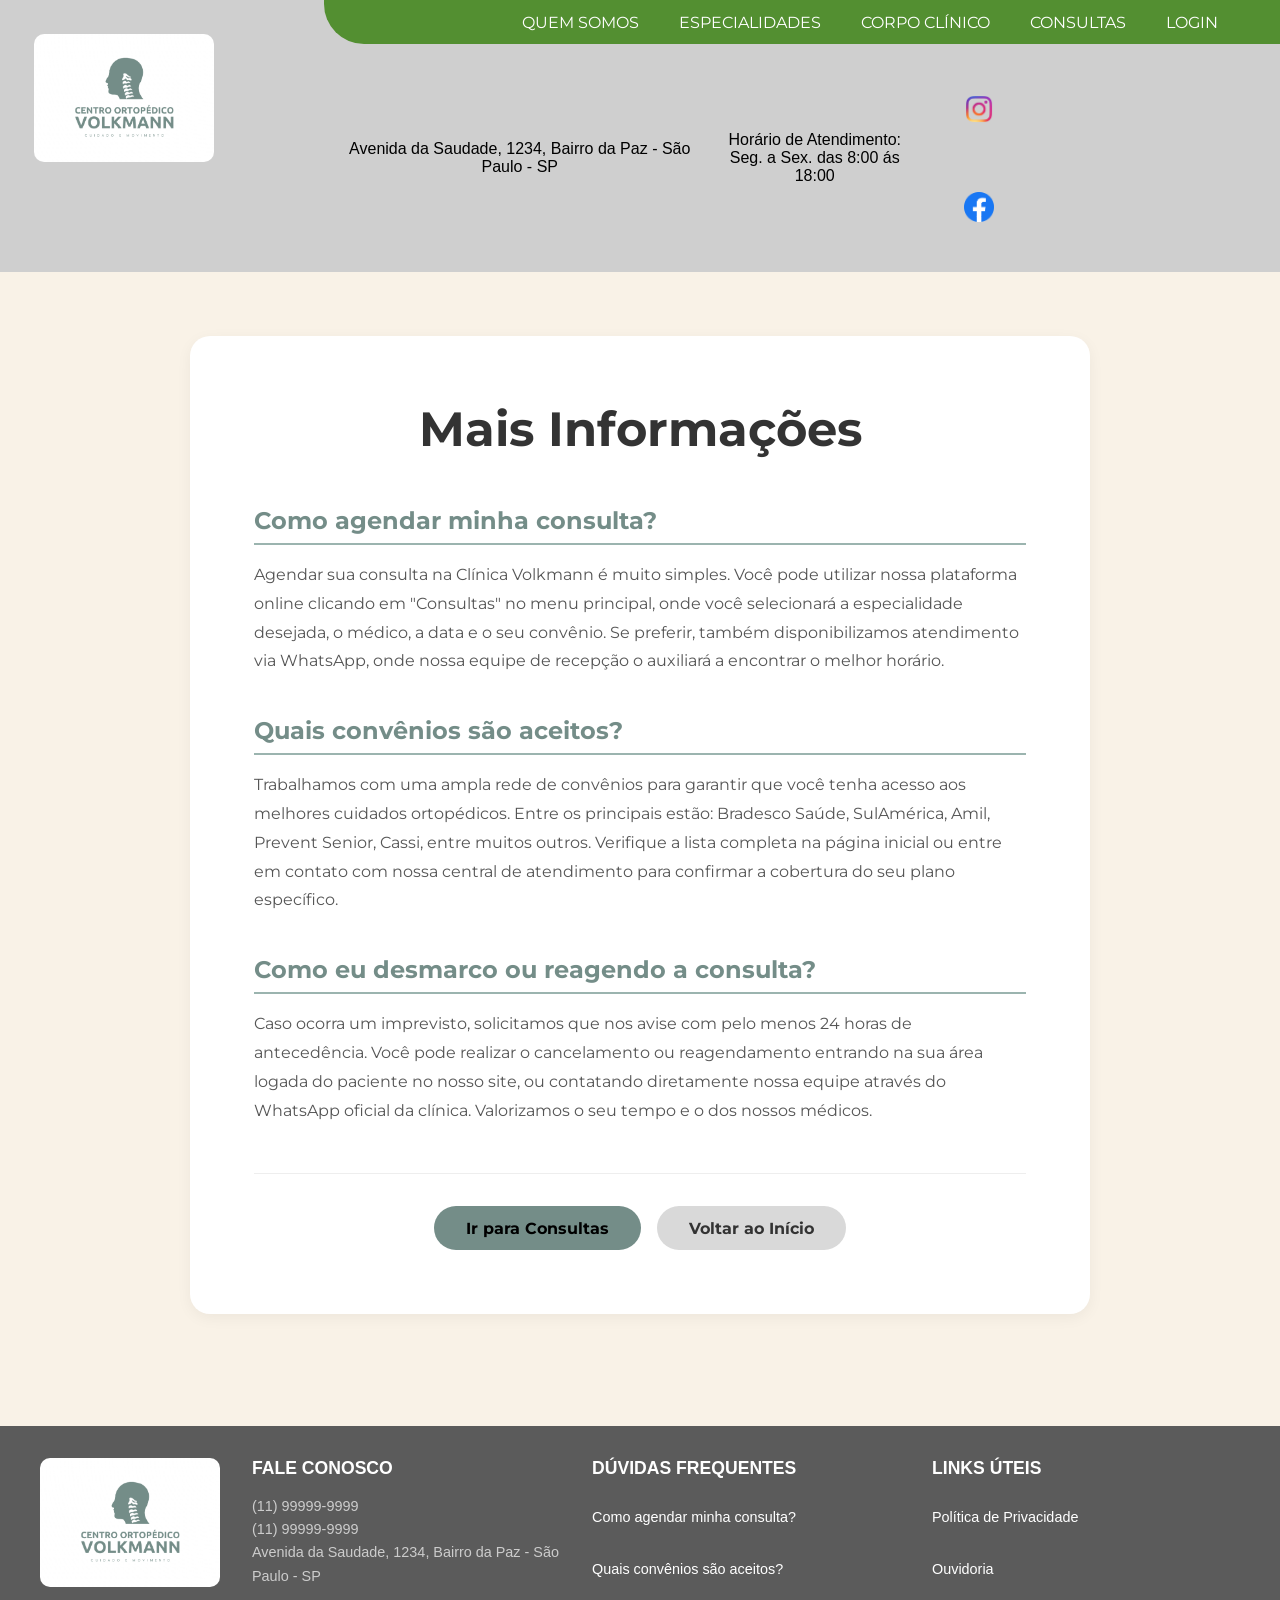
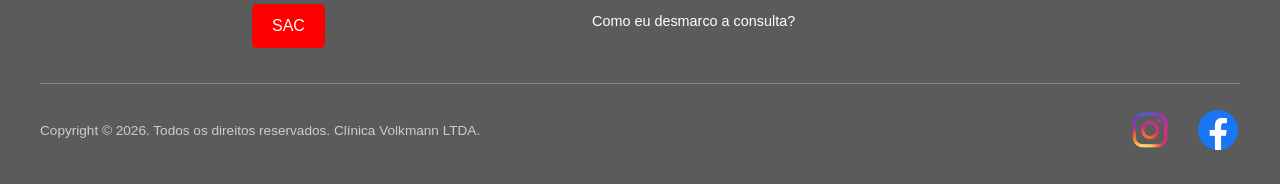
<file: saiba-mais.html>
<!DOCTYPE html>
<html lang="pt-BR">
<head>
    <meta charset="UTF-8">
    <meta name="viewport" content="width=device-width, initial-scale=1.0">
    <script src="assets/js/footer.js" defer></script>
    <script src="assets/js/header.js" defer></script>
    <link rel="stylesheet" href="assets/css/style.css">
    <link rel="stylesheet" href="assets/css/saiba-mais.css">
    <link rel="preconnect" href="https://fonts.googleapis.com">
    <link rel="preconnect" href="https://fonts.gstatic.com" crossorigin>
    <link href="https://fonts.googleapis.com/css2?family=Montserrat:wght@300;400;500;700&display=swap" rel="stylesheet">
    <title>Saiba Mais - Clinica Volkmann</title>
</head>
<body>
    <header>
    <div id="header"></div>
</header>

    <main class="main-saiba-mais">
        <article class="content-wrapper">
            <h1 class="titulo-pagina">Mais Informações</h1>
            
            <section class="info-section">
                <h2>Como agendar minha consulta?</h2>
                <p>Agendar sua consulta na Clínica Volkmann é muito simples. Você pode utilizar nossa plataforma online clicando em "Consultas" no menu principal, onde você selecionará a especialidade desejada, o médico, a data e o seu convênio. Se preferir, também disponibilizamos atendimento via WhatsApp, onde nossa equipe de recepção o auxiliará a encontrar o melhor horário.</p>
            </section>

            <section class="info-section">
                <h2>Quais convênios são aceitos?</h2>
                <p>Trabalhamos com uma ampla rede de convênios para garantir que você tenha acesso aos melhores cuidados ortopédicos. Entre os principais estão: Bradesco Saúde, SulAmérica, Amil, Prevent Senior, Cassi, entre muitos outros. Verifique a lista completa na página inicial ou entre em contato com nossa central de atendimento para confirmar a cobertura do seu plano específico.</p>
            </section>

            <section class="info-section">
                <h2>Como eu desmarco ou reagendo a consulta?</h2>
                <p>Caso ocorra um imprevisto, solicitamos que nos avise com pelo menos 24 horas de antecedência. Você pode realizar o cancelamento ou reagendamento entrando na sua área logada do paciente no nosso site, ou contatando diretamente nossa equipe através do WhatsApp oficial da clínica. Valorizamos o seu tempo e o dos nossos médicos.</p>
            </section>

            <div class="actions">
                <a href="consultas.html" class="botao-primario">Ir para Consultas</a>
                <a href="index.html" class="botao-secundario">Voltar ao Início</a>
            </div>
        </article>
    </main>

    <footer>
    <div id="footer"></div>
</footer>
</body>
</html>
</file>
<file: assets/css/style.css>
/* =========================================
   BASE & RESET
========================================= */
* {
  box-sizing: border-box;
  margin: 0;
  padding: 0;
}

body {
  background-color: rgba(249, 242, 231, 1);
  font-family: "Montserrat", sans-serif;
  overflow-x: hidden;
  width: 100%;
}

/* =========================================
   HEADER
========================================= */
header {
  display: flex;
  flex-direction: column;
  background-color: rgb(207, 207, 207);
  width: 100%;
}

@media (min-width: 1024px) {
  header {
    flex-direction: row;
    justify-content: space-between;
    align-items: stretch;
  }
}

header img {
  margin: 1rem auto;
  border-radius: 20px;
  padding: 10px;
  max-width: 200px;
  height: auto;
  object-fit: contain;
}

@media (min-width: 1024px) {
  header img {
    margin: 1.5rem;
    margin-right: 100px;
  }
}

.lista-e-endereco {
  display: flex;
  flex-direction: column;
  width: 100%;
}

.lista {
  background-color: rgb(83, 143, 49);
  width: 100%;
  padding: 1rem;
}

@media (min-width: 1024px) {
  .lista {
    border-bottom-left-radius: 40px;
    padding: 0;
  }
}

.lista nav {
  display: flex;
  flex-direction: column;
  align-items: center;
  gap: 1rem;
}

@media (min-width: 768px) {
  .lista nav {
    flex-direction: row;
    justify-content: center;
    flex-wrap: wrap;
  }
}

@media (min-width: 1024px) {
  .lista nav {
    justify-content: flex-end;
    padding-right: 50px;
  }
}

.lista nav a {
  font-size: 1rem;
  text-decoration: none;
  color: white;
  transition: all 0.3s ease;
  white-space: nowrap;
  padding: 12px;
  min-height: 44px; /* Acessibilidade Touch */
  display: flex;
  align-items: center;
}

.lista nav a:hover {
  background-color: white;
  color: #888;
  border-radius: 10px;
}

.enderecos {
  display: flex;
  flex-direction: column;
  align-items: center;
  font-family: 'Gill Sans', 'Gill Sans MT', Calibri, 'Trebuchet MS', sans-serif;
  padding: 1rem;
  gap: 1.5rem;
}

@media (min-width: 768px) {
  .enderecos {
    flex-direction: row;
    justify-content: center;
  }
}

@media (min-width: 1024px) {
  .enderecos {
    justify-content: flex-end;
    padding-right: 50px;
  }
}

.enderecos p {
  text-align: center;
}

.enderecos a {
  display: inline-flex;
  align-items: center;
  justify-content: center;
  min-height: 44px;
  min-width: 44px;
}

.enderecos img {
  width: 50px;
  height: 50px;
  transition: all 0.3s ease;
}

.enderecos img:hover {
  transform: scale(1.1);
}

/* =========================================
   INÍCIO (HOME)
========================================= */
.inicio {
  display: flex;
  flex-direction: column-reverse;
  background-color: rgba(155, 180, 175, 1);
  width: 100%;
}

@media (min-width: 1024px) {
  .inicio {
    flex-direction: row;
    justify-content: space-between;
    align-items: flex-start;
  }
}

.inicio img {
  width: 100%;
  max-width: 800px;
  height: auto;
  border-bottom-right-radius: 100px;
  object-fit: cover;
  margin: 0 auto;
}

@media (min-width: 1024px) {
  .inicio img {
    border-bottom-right-radius: 250px;
    margin: 0;
  }
}

.agendarconsulta {
  display: flex;
  flex-direction: column;
  justify-content: center;
  align-items: center;
  text-align: center;
  width: 90%;
  max-width: 350px;
  border-radius: 10px;
  font-style: oblique;
  padding: 2rem;
  margin: 2rem auto;
  background-color: rgba(116, 141, 136, 1);
}

@media (min-width: 1024px) {
  .agendarconsulta {
    margin: 4rem;
  }
}

.agendarconsulta p {
  font-weight: bold;
  margin-bottom: 0.5rem;
}

.agendarconsulta a {
  text-decoration: none;
  width: 100%;
  margin-top: 1.5rem;
}

.agendarconsulta h3 {
  background-color: rgba(217, 217, 217, 1);
  color: black;
  border-radius: 5px;
  padding: 12px;
  transition: all 0.3s ease;
  min-height: 44px;
  display: flex;
  align-items: center;
  justify-content: center;
}

.agendarconsulta h3:hover {
  background-color: rgb(131, 131, 131);
  color: white;
}

.botaoflutuante {
  position: fixed;
  left: 20px;
  bottom: 20px;
  z-index: 1000;
  font-family: 'Gill Sans', 'Gill Sans MT', Calibri, 'Trebuchet MS', sans-serif;
}

.botaoflutuante a {
  display: flex;
  align-items: center;
  justify-content: center;
  text-decoration: none;
  background-color: rgba(217, 217, 217, 1);
  padding: 12px 20px;
  border-radius: 10px;
  color: black;
  font-weight: bold;
  box-shadow: 0 4px 6px rgba(0,0,0,0.3);
  transition: all 0.3s ease;
  min-height: 44px;
}

.botaoflutuante a:hover {
  background-color: rgb(47, 47, 47);
  color: white;
}

.confira {
  display: flex;
  justify-content: center;
  align-items: center;
  background-color: rgba(155, 180, 175, 1);
  margin: 3rem auto;
  width: 90%;
  max-width: 400px;
  border-radius: 10px;
  padding: 1.5rem;
  text-align: center;
}

/* =========================================
   ESPECIALIDADES (CARDS)
========================================= */
.especialidades {
  display: grid;
  grid-template-columns: 1fr;
  gap: 2rem;
  padding: 2rem 1rem;
  width: 100%;
  max-width: 1200px;
  margin: 0 auto;
}

@media (min-width: 640px) {
  .especialidades {
    grid-template-columns: repeat(2, 1fr);
  }
}

@media (min-width: 1024px) {
  .especialidades {
    grid-template-columns: repeat(4, 1fr);
  }
}

.card {
  display: flex;
  flex-direction: column;
  justify-content: space-between;
  text-align: center;
  background-color: rgba(217, 217, 217, 1);
  padding: 1.5rem;
  border-radius: 10px;
  border: 1px solid black;
  box-shadow: 1px 2px 5px black;
  height: 100%;
}

.card img {
  width: 80px;
  height: auto;
  margin: 0 auto 1rem;
  object-fit: contain;
}

.card h2 {
  font-size: 1.25rem;
  margin-bottom: 0.5rem;
}

.card h4 {
  font-size: 0.9rem;
  font-weight: normal;
  margin-bottom: 1.5rem;
  flex-grow: 1;
}

.card a {
  text-decoration: none;
  background-color: rgba(0, 0, 255, 1);
  color: rgb(255, 255, 255);
  padding: 12px;
  border-radius: 10px;
  transition: all 0.3s ease;
  font-weight: bold;
  display: inline-flex;
  justify-content: center;
  align-items: center;
  min-height: 44px;
}

.card a:hover {
  background-color: darkblue;
}

/* =========================================
   CORPO CLÍNICO
========================================= */
.clinicos {
  display: flex;
  flex-direction: column;
  align-items: center;
  justify-content: center;
  text-align: center;
  font-family: 'Gill Sans', 'Gill Sans MT', Calibri, 'Trebuchet MS', sans-serif;
  background-image: url('imagens/doutores da pesada.jpg');
  background-size: cover;
  background-position: center;
  background-attachment: fixed;
  width: 100%;
  padding: 4rem 1rem;
  margin-top: 4rem;
  gap: 2rem;
}

@media (min-width: 768px) {
  .clinicos {
    flex-direction: row;
    justify-content: space-around;
    padding: 6rem 2rem;
  }
}

.clinicos h4 {
  font-size: clamp(1.5rem, 4vw, 2.5rem);
  color: white;
  text-shadow: 2px 2px 4px rgba(0,0,0,0.8);
}

.clinicos a {
  text-decoration: none;
}

.clinicos h3 {
  background-color: rgba(138, 138, 138, 0.9);
  padding: 15px 30px;
  border-radius: 10px;
  color: white;
  transition: all 0.3s ease;
  min-height: 44px;
  display: inline-flex;
  align-items: center;
  justify-content: center;
}

.clinicos h3:hover {
  background-color: rgb(230, 230, 230);
  color: black;
}

/* =========================================
   CONVÊNIOS
========================================= */
.convenios-section {
  padding: 3rem 1rem;
  width: 100%;
  max-width: 1200px;
  margin: 0 auto;
}

.texto-convenios {
  text-align: center;
  margin-bottom: 2rem;
  font-size: 1.5rem;
}

.convenios {
  display: flex;
  justify-content: center;
  flex-wrap: wrap;
  gap: 1rem;
  list-style: none;
}

.convenios li {
  font-family: 'Gill Sans', 'Gill Sans MT', Calibri, 'Trebuchet MS', sans-serif;
  border: 1px solid rgba(121, 143, 49, 1);
  border-radius: 10px;
  transition: all 0.3s ease;
}

.convenios li:hover {
  background-color: rgb(186, 186, 186);
}

.convenios a {
  text-decoration: none;
  color: black;
  display: flex;
  align-items: center;
  justify-content: center;
  padding: 10px 20px;
  min-height: 44px;
  font-weight: 600;
}

/* =========================================
   FOOTER (Componentizado via JS)
========================================= */
footer {
  background-color: #5b5b5b;
  color: #ffffff;
  padding: 2rem 1rem;
  font-family: Arial, sans-serif;
  margin-top: 3rem;
  width: 100%;
}

.footer-content {
  display: flex;
  flex-direction: column;
  gap: 2rem;
  max-width: 1200px;
  margin: 0 auto;
  padding-bottom: 2rem;
  border-bottom: 1px solid #888;
}

@media (min-width: 768px) {
  .footer-content {
    flex-direction: row;
    justify-content: space-between;
  }
}

.footer-logo img {
  max-width: 180px;
  border-radius: 10px;
  margin: 0 auto;
  display: block;
}

@media (min-width: 768px) {
  .footer-logo img {
    margin: 0;
  }
}

.footer-section, .footer-navigation {
  flex: 1;
  text-align: center;
}

@media (min-width: 768px) {
  .footer-section, .footer-navigation {
    text-align: left;
  }
}

.footer-section h3, .footer-navigation h3 {
  font-size: 1.1rem;
  margin-bottom: 1rem;
  font-weight: bold;
}

.footer-section p, .footer-navigation ul {
  font-size: 0.9rem;
  line-height: 1.6;
  color: #cccccc;
}

.footer-navigation ul {
  list-style-type: none;
}

.footer-navigation li {
  margin: 0.5rem 0;
}

.footer-navigation a, .footer-section a {
  color: #ffffff;
  text-decoration: none;
  padding: 5px 0;
  display: inline-block;
  min-height: 44px;
  display: inline-flex;
  align-items: center;
}

.footer-navigation .button-gray {
  background-color: #b3b3b3;
  color: #5b5b5b;
  border-radius: 5px;
  padding: 0 15px;
  margin-top: 0.5rem;
}

.footer-navigation .button-gray:hover {
  background-color: #a3a3a3;
}

.footer-section .button-red {
  background-color: #ff0000;
  border-radius: 5px;
  padding: 0 20px;
  margin-top: 1rem;
}

.footer-section .button-red:hover {
  background-color: #cc0000;
}

.footer-bottom {
  display: flex;
  flex-direction: column;
  align-items: center;
  gap: 1.5rem;
  font-size: 0.85rem;
  color: #cccccc;
  margin-top: 1.5rem;
  max-width: 1200px;
  margin: 1.5rem auto 0;
}

@media (min-width: 768px) {
  .footer-bottom {
    flex-direction: row;
    justify-content: space-between;
  }
}

.social-icons {
  display: flex;
  gap: 1.5rem;
}

.social-icons a {
  display: flex;
  align-items: center;
  justify-content: center;
  min-height: 44px;
  min-width: 44px;
}

.social-icons a img {
  width: 40px;
  height: 40px;
}
</file>
<file: assets/css/cadastro.css>
/* =========================================
   CADASTRO LAYOUT (Mobile First)
========================================= */
.container-pai {
    display: flex;
    flex-direction: column;
    align-items: center;
    width: 90%;
    max-width: 900px;
    margin: 4rem auto;
    padding: 2rem 1rem;
    background-color: #9BB4AF;
    border-radius: 30px;
    box-sizing: border-box;
}

@media (min-width: 768px) {
    .container-pai {
        padding: 3rem 2rem;
    }
}

.texto-agende-conosco {
    align-self: flex-start;
    font-family: "Montserrat", sans-serif;
    font-weight: bold;
    font-size: clamp(1.2rem, 3vw, 1.5rem);
    margin-bottom: 2rem;
    padding-left: 5%;
    color: #000;
}

.container-filho {
    display: flex;
    flex-direction: column;
    width: 100%;
    padding: 2rem 1.5rem;
    background-color: #d9d9d9;
    border-radius: 30px;
    box-sizing: border-box;
}

@media (min-width: 768px) {
    .container-filho {
        padding: 3rem;
    }
}

.form-wrapper {
    width: 100%;
}

.inputs-container {
    display: flex;
    flex-direction: column;
    gap: 1.5rem;
    width: 100%;
}

.input-row {
    display: grid;
    grid-template-columns: 1fr;
    gap: 1.5rem;
    width: 100%;
}

@media (min-width: 768px) {
    .input-row {
        grid-template-columns: repeat(auto-fit, minmax(250px, 1fr));
    }
}

.caixa-input {
    display: flex;
    flex-direction: column;
    width: 100%;
}

.caixa-input label {
    font-family: "Montserrat", sans-serif;
    font-weight: bold;
    font-size: 0.9rem;
    margin-bottom: 0.5rem;
    margin-left: 1rem;
    color: #333;
}

.caixa-input input {
    height: 44px; /* Target de Toque (Acessibilidade) */
    padding: 0 1.5rem;
    font-size: 1rem;
    border: 1px solid #ccc;
    border-radius: 25px;
    width: 100%;
    box-sizing: border-box;
    font-family: "Montserrat", sans-serif;
}

.container-botoes {
    display: flex;
    justify-content: flex-end;
    width: 100%;
    margin-top: 2rem;
}

.botao-acao {
    background-color: #748D88;
    color: black;
    padding: 0 2rem;
    min-height: 44px;
    min-width: 160px;
    width: 100%;
    border: none;
    border-radius: 29px;
    cursor: pointer;
    font-family: "Montserrat", sans-serif;
    font-size: 1rem;
    font-weight: bold;
    text-align: center;
    transition: background-color 0.3s;
}

@media (min-width: 768px) {
    .botao-acao {
        width: auto;
    }
}

.botao-acao:hover {
    background-color: #9BB4AF;
}
</file>
<file: assets/css/consultas.css>
/* =========================================
   CONSULTAS LAYOUT (Mobile First)
========================================= */
.main-consultas {
    display: flex;
    justify-content: center;
    align-items: center;
    padding: 4rem 1rem;
    width: 100%;
    min-height: calc(100vh - 200px);
}

.container-pai {
    display: flex;
    flex-direction: column;
    background-color: #9BB4AF;
    padding: 2rem 1rem;
    border-radius: 35px;
    width: 100%;
    max-width: 700px;
    box-sizing: border-box;
    box-shadow: 0 10px 20px rgba(0,0,0,0.1);
}

@media (min-width: 768px) {
    .container-pai {
        padding: 3rem;
    }
}

.container-form {
    background-color: #d9d9d9;
    display: flex;
    flex-direction: column;
    padding: 2rem 1.5rem;
    border-radius: 20px;
    width: 100%;
    box-sizing: border-box;
}

@media (min-width: 768px) {
    .container-form {
        padding: 3rem;
    }
}

.container-form h2 {
    text-align: center;
    margin-bottom: 2rem;
    color: #333;
    font-family: "Montserrat", sans-serif;
    font-size: clamp(1.5rem, 3vw, 2rem);
}

form {
    display: flex;
    flex-direction: column;
    gap: 1.5rem;
    width: 100%;
}

.caixa-input {
    display: flex;
    flex-direction: column;
    width: 100%;
}

.caixa-input label {
    font-family: "Montserrat", sans-serif;
    font-weight: bold;
    font-size: 0.9rem;
    margin-bottom: 0.5rem;
    margin-left: 1rem;
    color: #333;
}

.caixa-input input {
    height: 44px; /* Acessibilidade Touch */
    padding: 0 1.5rem;
    border-radius: 25px;
    border: 1px solid #ccc;
    font-family: "Montserrat", sans-serif;
    font-size: 1rem;
    width: 100%;
    box-sizing: border-box;
}

.botoes {
    display: flex;
    flex-direction: column;
    gap: 1rem;
    margin-top: 2rem;
}

@media (min-width: 768px) {
    .botoes {
        flex-direction: row;
        justify-content: space-between;
    }
}

.botao-primario, .botao-secundario {
    display: flex;
    align-items: center;
    justify-content: center;
    background-color: white;
    color: black;
    padding: 0 1.5rem;
    border: none;
    border-radius: 25px;
    cursor: pointer;
    font-size: 0.95rem;
    font-family: "Montserrat", sans-serif;
    font-weight: bold;
    min-height: 44px; /* Acessibilidade Touch */
    transition: all 0.3s ease;
    width: 100%;
    box-shadow: 0 2px 4px rgba(0,0,0,0.1);
}

@media (min-width: 768px) {
    .botao-primario, .botao-secundario {
        width: 48%;
    }
}

.botao-secundario {
    color: #2fa018;
    gap: 10px;
}

.botao-primario:hover, .botao-secundario:hover {
    background-color: #f0f0f0;
    transform: translateY(-2px);
}

.icone-whatsapp {
    width: 24px;
    height: 24px;
    border-radius: 50%;
}
</file>
<file: assets/css/corpomedico.css>
/* =========================================
   CORPO MÉDICO LAYOUT (Mobile First)
========================================= */
.main-medicos {
    padding: 4rem 1rem;
    background-color: #F9F2E7;
    min-height: calc(100vh - 200px);
}

.titulo-pagina {
    text-align: center;
    font-family: "Montserrat", sans-serif;
    font-size: clamp(2rem, 4vw, 3rem);
    margin-bottom: 3rem;
    color: #333;
}

.corpo-medico {
    display: grid;
    grid-template-columns: 1fr;
    gap: 2rem;
    max-width: 1400px;
    margin: 0 auto;
}

@media (min-width: 640px) {
    .corpo-medico {
        grid-template-columns: repeat(2, 1fr);
    }
}

@media (min-width: 1024px) {
    .corpo-medico {
        grid-template-columns: repeat(4, 1fr);
    }
}

.medico {
    position: relative;
    background-color: white;
    border-radius: 20px;
    box-shadow: 0 4px 15px rgba(0, 0, 0, 0.05);
    padding: 2rem;
    display: flex;
    flex-direction: column;
    align-items: center;
    overflow: hidden;
    transition: transform 0.3s ease;
}

.medico:hover {
    transform: translateY(-5px);
}

.medico img {
    width: 180px;
    height: 180px;
    object-fit: cover;
    border-radius: 50%;
    margin-bottom: 1.5rem;
    box-shadow: 0 4px 10px rgba(0,0,0,0.1);
}

.info-medico {
    text-align: center;
    font-family: "Montserrat", sans-serif;
}

.info-medico h3 {
    color: #333;
    font-size: 1.25rem;
    margin-bottom: 0.5rem;
}

.especialidade {
    color: #666;
    font-weight: 500;
}

/* Painel de Descrição Overlay */
.descricao {
    position: absolute;
    top: 0;
    left: 0;
    width: 100%;
    height: 100%;
    background-color: rgba(224, 247, 250, 0.95);
    display: flex;
    flex-direction: column;
    justify-content: center;
    align-items: center;
    padding: 2rem;
    text-align: center;
    box-sizing: border-box;
    opacity: 0;
    visibility: hidden;
    transition: all 0.3s ease;
    font-family: "Montserrat", sans-serif;
    z-index: 10;
}

/* O painel surge no hover em desktop, ou ao clicar/focar em touch */
.medico:hover .descricao,
.medico:focus-within .descricao {
    opacity: 1;
    visibility: visible;
}

.descricao h3 {
    color: #00796b;
    font-size: 1.5rem;
    margin-bottom: 0.5rem;
}

.descricao h2 {
    color: #004d40;
    font-size: 1.1rem;
    margin-bottom: 1rem;
}

.descricao p {
    font-size: 0.95rem;
    color: #333;
    margin-bottom: 0.5rem;
    line-height: 1.4;
}

.btn-agendar {
    margin-top: 1.5rem;
    background-color: #4CAF50;
    color: white;
    padding: 0 1.5rem;
    border-radius: 25px;
    text-decoration: none;
    font-weight: bold;
    min-height: 44px; /* Target Accessibilidade */
    display: inline-flex;
    align-items: center;
    justify-content: center;
    width: 100%;
    transition: background-color 0.3s;
}

.btn-agendar:hover {
    background-color: #388E3C;
}
</file>
<file: assets/css/especialidades.css>
/* =========================================
   ESPECIALIDADES LAYOUT (Mobile First)
========================================= */

.main-especialidades {
    padding: 4rem 1rem;
    background-color: #F9F2E7;
    min-height: calc(100vh - 200px);
}

.titulo-pagina {
    text-align: center;
    font-family: "Montserrat", sans-serif;
    font-size: clamp(2rem, 4vw, 3rem);
    margin-bottom: 1rem;
    color: #333;
}

.subtitulo-pagina {
    text-align: center;
    font-family: "Montserrat", sans-serif;
    font-size: clamp(1rem, 2vw, 1.25rem);
    color: #666;
    max-width: 800px;
    margin: 0 auto 3rem;
    line-height: 1.6;
}

.grid-especialidades {
    display: grid;
    grid-template-columns: 1fr;
    gap: 2rem;
    max-width: 1200px;
    margin: 0 auto;
}

@media (min-width: 640px) {
    .grid-especialidades {
        grid-template-columns: repeat(2, 1fr);
    }
}

@media (min-width: 1024px) {
    .grid-especialidades {
        grid-template-columns: repeat(4, 1fr);
    }
}

.card-especialidade {
    background-color: #d9d9d9;
    border-radius: 20px;
    overflow: hidden;
    box-shadow: 0 4px 15px rgba(0, 0, 0, 0.1);
    display: flex;
    flex-direction: column;
    transition: transform 0.3s ease, box-shadow 0.3s ease;
}

.card-especialidade:hover {
    transform: translateY(-5px);
    box-shadow: 0 8px 25px rgba(0, 0, 0, 0.2);
}

.card-especialidade img {
    width: 100%;
    height: 250px;
    object-fit: cover;
    background-color: #fff;
    padding: 2rem;
    box-sizing: border-box;
}

.card-content {
    padding: 1.5rem;
    display: flex;
    flex-direction: column;
    flex-grow: 1;
    text-align: center;
}

.card-content h2 {
    font-family: "Montserrat", sans-serif;
    font-size: 1.5rem;
    color: #333;
    margin-bottom: 1rem;
}

.card-content p {
    font-family: "Montserrat", sans-serif;
    font-size: 0.95rem;
    line-height: 1.5;
    color: #555;
    margin-bottom: 2rem;
    flex-grow: 1;
}

.btn-saiba-mais {
    display: inline-flex;
    justify-content: center;
    align-items: center;
    background-color: #0000ff;
    color: white;
    padding: 0 1.5rem;
    min-height: 44px; /* Acessibilidade Touch */
    border-radius: 25px;
    font-family: "Montserrat", sans-serif;
    font-weight: bold;
    text-decoration: none;
    transition: background-color 0.3s;
    width: 100%;
    box-sizing: border-box;
}

.btn-saiba-mais:hover {
    background-color: #00008b;
}
</file>
<file: assets/css/geral.css>
/* =========================================
   GERAL E VARIÁVEIS (Mobile First)
========================================= */

:root {
    /* Paleta de Cores */
    --cor-primaria: #9BB4AF;
    --cor-secundaria: #748D88;
    --cor-destaque: #798F31;
    --cor-fundo: #F9F2E7;
    --cor-card: #d9d9d9;
    --cor-texto: #333333;
    --cor-texto-claro: #555555;
    --cor-branco: #ffffff;
    
    /* Tipografia */
    --fonte-principal: "Montserrat", sans-serif;
    
    /* Sombras e Efeitos */
    --sombra-padrao: 0 4px 15px rgba(0, 0, 0, 0.05);
    --sombra-hover: 0 8px 25px rgba(0, 0, 0, 0.15);
    --transicao-padrao: all 0.3s ease;
}

/* Reset Global */
* {
    margin: 0;
    padding: 0;
    box-sizing: border-box;
    -webkit-font-smoothing: antialiased;
    -moz-osx-font-smoothing: grayscale;
}

html, body {
    width: 100%;
    max-width: 100vw;
    overflow-x: hidden;
    background-color: var(--cor-fundo);
    font-family: var(--fonte-principal);
    color: var(--cor-texto);
    scroll-behavior: smooth;
}

img {
    max-width: 100%;
    height: auto;
    display: block;
}

a {
    text-decoration: none;
    color: inherit;
    transition: var(--transicao-padrao);
}

button, input, select, textarea {
    font-family: inherit;
}

/* Classes Utilitárias (Acessibilidade) */
.sr-only {
    position: absolute;
    width: 1px;
    height: 1px;
    padding: 0;
    margin: -1px;
    overflow: hidden;
    clip: rect(0, 0, 0, 0);
    border: 0;
}

.focus-visivel:focus-visible {
    outline: 3px solid var(--cor-destaque);
    outline-offset: 2px;
}
</file>
<file: assets/css/login.css>
/* =========================================
   LOGIN LAYOUT (Mobile First)
========================================= */

.container-pai {
    display: flex;
    flex-direction: column;
    justify-content: center;
    align-items: center;
    width: 90%;
    max-width: 900px;
    margin: 4rem auto;
    padding: 2rem 1rem;
    background-color: #9BB4AF;
    border-radius: 30px;
    box-sizing: border-box;
}

@media (min-width: 768px) {
    .container-pai {
        padding: 3rem 2rem;
    }
}

.texto-agende-conosco {
    align-self: flex-start;
    font-family: "Montserrat", sans-serif;
    font-weight: bold;
    font-size: clamp(1.2rem, 3vw, 1.5rem);
    margin-bottom: 2rem;
    padding-left: 5%;
    color: #000;
}

.container-filho {
    display: flex;
    flex-direction: column;
    width: 100%;
    max-width: 750px;
    padding: 2rem 1.5rem;
    background-color: #d9d9d9;
    border-radius: 30px;
    position: relative;
    font-weight: bold;
    box-sizing: border-box;
}

@media (min-width: 768px) {
    .container-filho {
        padding: 3rem;
    }
}

/* Linha divisória vertical apenas no Desktop */
@media (min-width: 768px) {
    .container-filho::before {
        content: '';
        width: 1px;
        height: 75%;
        background-color: rgba(0,0,0,0.4);
        position: absolute;
        left: 50%;
        top: 12.5%;
        transform: translateX(-50%);
    }
}

.nao-tenho-cadastro {
    display: flex;
    flex-direction: column;
    align-items: center;
    gap: 1rem;
    font-family: "Montserrat", sans-serif;
    font-size: 1rem;
    width: 100%;
    margin-bottom: 2rem;
    text-align: center;
}

@media (min-width: 768px) {
    .nao-tenho-cadastro {
        flex-direction: row;
        justify-content: space-between;
        padding: 0 2rem;
    }
    .texto-nao { width: 45%; text-align: left; }
    .texto-ja { width: 45%; text-align: left; padding-left: 2rem;}
}

.form-wrapper {
    display: flex;
    flex-direction: column;
    gap: 2rem;
    width: 100%;
}

@media (min-width: 768px) {
    .form-wrapper {
        flex-direction: row;
        justify-content: space-between;
        align-items: flex-start;
    }
}

.texto-sem-contorno {
    flex: 1;
    font-family: "Montserrat", sans-serif;
    font-weight: lighter;
    font-size: 0.95rem;
    line-height: 1.6;
    text-align: center;
    display: flex;
    align-items: center;
    justify-content: center;
}

@media (min-width: 768px) {
    .texto-sem-contorno {
        text-align: left;
        padding-right: 2rem;
        justify-content: flex-start;
    }
}

.hidden-mobile {
    display: none;
}

@media (min-width: 768px) {
    .hidden-mobile {
        display: block;
    }
}

.inputs-container {
    flex: 1;
    display: flex;
    flex-direction: column;
    gap: 1.5rem;
    width: 100%;
}

@media (min-width: 768px) {
    .inputs-container {
        padding-left: 2rem;
    }
}

.caixa-input {
    display: flex;
    flex-direction: column;
    width: 100%;
}

.caixa-input label {
    font-family: "Montserrat", sans-serif;
    font-weight: bold;
    font-size: 0.9rem;
    margin-bottom: 0.5rem;
    margin-left: 1rem;
}

.caixa-input input {
    height: 44px; /* Tamanho mínimo de toque acessível */
    padding: 0 1.5rem;
    font-size: 1rem;
    border: 1px solid #ccc;
    border-radius: 25px;
    width: 100%;
    box-sizing: border-box;
    font-family: "Montserrat", sans-serif;
}

.container-botoes {
    display: flex;
    flex-direction: column;
    align-items: center;
    width: 100%;
    margin-top: 3rem;
    gap: 1.5rem;
}

@media (min-width: 768px) {
    .container-botoes {
        flex-direction: row;
        justify-content: space-between;
        padding: 0 1rem;
    }
}

.botao-acao {
    display: flex;
    justify-content: center;
    align-items: center;
    background-color: #748D88;
    color: black;
    padding: 0 2rem;
    min-height: 44px; /* Acessibilidade Touch */
    min-width: 160px;
    border: none;
    border-radius: 29px;
    cursor: pointer;
    font-family: "Montserrat", sans-serif;
    font-size: 0.85rem;
    font-weight: bold;
    text-decoration: none;
    transition: background-color 0.3s;
    width: 100%;
    box-sizing: border-box;
}

@media (min-width: 768px) {
    .botao-acao {
        width: auto;
    }
}

.botao-acao:hover {
    background-color: #9BB4AF;
}

.texto-esqueceu-senha {
    font-family: "Montserrat", sans-serif;
    font-size: 0.9rem;
    color: #333;
    text-decoration: underline;
    text-align: center;
    min-height: 44px;
    display: flex;
    align-items: center;
    justify-content: center;
}
</file>
<file: assets/css/politica.css>
/* =========================================
   POLÍTICA LAYOUT (Mobile First)
========================================= */

.main-politica {
    display: flex;
    justify-content: center;
    padding: 4rem 1rem;
    background-color: #F9F2E7;
    min-height: calc(100vh - 200px);
}

.content-wrapper {
    background-color: #ffffff;
    width: 100%;
    max-width: 900px;
    padding: 2rem 1.5rem;
    border-radius: 20px;
    box-shadow: 0 4px 15px rgba(0, 0, 0, 0.05);
    box-sizing: border-box;
}

@media (min-width: 768px) {
    .content-wrapper {
        padding: 4rem;
    }
}

.titulo-pagina {
    text-align: center;
    font-family: "Montserrat", sans-serif;
    font-size: clamp(2rem, 4vw, 3rem);
    margin-bottom: 0.5rem;
    color: #333;
}

.data-atualizacao {
    text-align: center;
    font-family: "Montserrat", sans-serif;
    color: #888;
    margin-bottom: 3rem;
    font-size: 0.9rem;
}

.info-section {
    margin-bottom: 2.5rem;
}

.info-section h2 {
    font-family: "Montserrat", sans-serif;
    font-size: 1.5rem;
    color: #748D88;
    margin-bottom: 1rem;
    border-bottom: 2px solid #9BB4AF;
    padding-bottom: 0.5rem;
}

.info-section p {
    font-family: "Montserrat", sans-serif;
    font-size: 1rem;
    line-height: 1.8;
    color: #555;
}

.actions {
    display: flex;
    flex-direction: column;
    align-items: center;
    margin-top: 3rem;
    padding-top: 2rem;
    border-top: 1px solid #eee;
}

.botao-secundario {
    display: inline-flex;
    justify-content: center;
    align-items: center;
    padding: 0 3rem;
    min-height: 44px;
    border-radius: 25px;
    font-family: "Montserrat", sans-serif;
    font-weight: bold;
    text-decoration: none;
    transition: all 0.3s ease;
    background-color: #748D88;
    color: black;
    width: 100%;
}

@media (min-width: 640px) {
    .botao-secundario {
        width: auto;
    }
}

.botao-secundario:hover {
    background-color: #9BB4AF;
}
</file>
<file: assets/css/quemsomos.css>
/* =========================================
   QUEM SOMOS LAYOUT (Mobile First)
========================================= */
* {
  box-sizing: border-box;
  margin: 0;
  padding: 0;
  font-family: "Montserrat", sans-serif;
}

body {
  background-color: #F9F2E7;
}

/* --- FAIXA 1 --- */
.faixa1 {
  background-color: #9BB4AF;
  display: flex;
  flex-direction: column;
  align-items: center;
  justify-content: center;
  padding: 3rem 1.5rem;
  gap: 2rem;
  width: 100%;
}

@media (min-width: 1024px) {
  .faixa1 {
    flex-direction: row;
    justify-content: space-between;
    padding: 5rem 10%;
  }
}

.texto-container {
  display: flex;
  flex-direction: column;
  max-width: 650px;
  text-align: center;
}

@media (min-width: 1024px) {
  .texto-container {
    text-align: left;
  }
}

.titulofaixa1 {
  font-weight: bold;
  font-size: clamp(2rem, 4vw, 3.5rem);
  margin-bottom: 1.5rem;
  color: #111;
}

.textofaixa1 {
  font-weight: 500;
  font-size: clamp(1rem, 2vw, 1.25rem);
  line-height: 1.6;
  color: #222;
}

.imgfaixa1 {
  width: 100%;
  max-width: 500px;
  height: auto;
  border-radius: 40px;
  object-fit: cover;
  box-shadow: 0 10px 20px rgba(0,0,0,0.15);
}

/* --- FAIXA 2 --- */
.faixa2 {
  background-color: #F9F2E7;
  padding: 4rem 1.5rem;
  width: 100%;
}

.container {
  width: 100%;
  max-width: 1200px;
  margin: 0 auto;
}

.section-title {
  text-align: center;
  font-size: clamp(1.8rem, 3vw, 2.5rem);
  font-weight: bold;
  margin-bottom: 3rem;
  color: #333;
}

.ideals {
  background-color: #fff;
  padding: 2rem 1rem;
  border-radius: 20px;
  box-shadow: 0 4px 15px rgba(0,0,0,0.05);
}

@media (min-width: 768px) {
  .ideals {
    padding: 3rem;
  }
}

.ideals-content {
  display: grid;
  grid-template-columns: 1fr;
  gap: 2rem;
}

@media (min-width: 768px) {
  .ideals-content {
    grid-template-columns: repeat(3, 1fr);
  }
}

.ideal {
  background-color: #f4f4f4;
  padding: 2rem;
  border-radius: 15px;
  text-align: left;
  display: flex;
  flex-direction: column;
  height: 100%;
  transition: transform 0.3s ease;
}

.ideal:hover {
  transform: translateY(-5px);
}

.ideal-title {
  font-size: 1.5rem;
  font-weight: bold;
  margin-bottom: 1rem;
  color: #2fa018;
}

.ideal-text {
  font-size: 1rem;
  line-height: 1.6;
  color: #444;
  flex-grow: 1;
}

/* --- FAIXA 3 --- */
.faixa3 {
  background-color: #798F31;
  display: flex;
  flex-direction: column;
  align-items: center;
  justify-content: center;
  padding: 4rem 1.5rem;
  gap: 3rem;
  width: 100%;
}

@media (min-width: 1024px) {
  .faixa3 {
    flex-direction: row-reverse;
    justify-content: center;
    padding: 6rem 10%;
  }
}

.imgfaixa3 {
  width: 100%;
  max-width: 450px;
  border-radius: 30px;
  height: auto;
  object-fit: cover;
  box-shadow: 0 10px 20px rgba(0,0,0,0.3);
}

.texto-faixa3 {
  max-width: 600px;
  color: #fff;
  text-align: center;
}

@media (min-width: 1024px) {
  .texto-faixa3 {
    text-align: right;
  }
}

.titulofaixa3 {
  font-size: clamp(2rem, 4vw, 3rem);
  font-weight: bold;
  margin-bottom: 1.5rem;
  color: #fff;
}

.textofaixa3 {
  font-size: clamp(1rem, 2vw, 1.25rem);
  line-height: 1.6;
  color: #f0f0f0;
}
</file>
<file: assets/css/saiba-mais.css>
/* =========================================
   SAIBA MAIS LAYOUT (Mobile First)
========================================= */

.main-saiba-mais {
    display: flex;
    justify-content: center;
    padding: 4rem 1rem;
    background-color: #F9F2E7;
    min-height: calc(100vh - 200px);
}

.content-wrapper {
    background-color: #ffffff;
    width: 100%;
    max-width: 900px;
    padding: 2rem 1.5rem;
    border-radius: 20px;
    box-shadow: 0 4px 15px rgba(0, 0, 0, 0.05);
    box-sizing: border-box;
}

@media (min-width: 768px) {
    .content-wrapper {
        padding: 4rem;
    }
}

.titulo-pagina {
    text-align: center;
    font-family: "Montserrat", sans-serif;
    font-size: clamp(2rem, 4vw, 3rem);
    margin-bottom: 3rem;
    color: #333;
}

.info-section {
    margin-bottom: 2.5rem;
}

.info-section h2 {
    font-family: "Montserrat", sans-serif;
    font-size: 1.5rem;
    color: #748D88;
    margin-bottom: 1rem;
    border-bottom: 2px solid #9BB4AF;
    padding-bottom: 0.5rem;
}

.info-section p {
    font-family: "Montserrat", sans-serif;
    font-size: 1rem;
    line-height: 1.8;
    color: #555;
}

.actions {
    display: flex;
    flex-direction: column;
    gap: 1rem;
    margin-top: 3rem;
    padding-top: 2rem;
    border-top: 1px solid #eee;
}

@media (min-width: 640px) {
    .actions {
        flex-direction: row;
        justify-content: center;
    }
}

.botao-primario, .botao-secundario {
    display: inline-flex;
    justify-content: center;
    align-items: center;
    padding: 0 2rem;
    min-height: 44px;
    border-radius: 25px;
    font-family: "Montserrat", sans-serif;
    font-weight: bold;
    text-decoration: none;
    transition: all 0.3s ease;
    width: 100%;
}

@media (min-width: 640px) {
    .botao-primario, .botao-secundario {
        width: auto;
    }
}

.botao-primario {
    background-color: #748D88;
    color: black;
}

.botao-primario:hover {
    background-color: #9BB4AF;
}

.botao-secundario {
    background-color: #d9d9d9;
    color: #333;
}

.botao-secundario:hover {
    background-color: #ccc;
}
</file>
